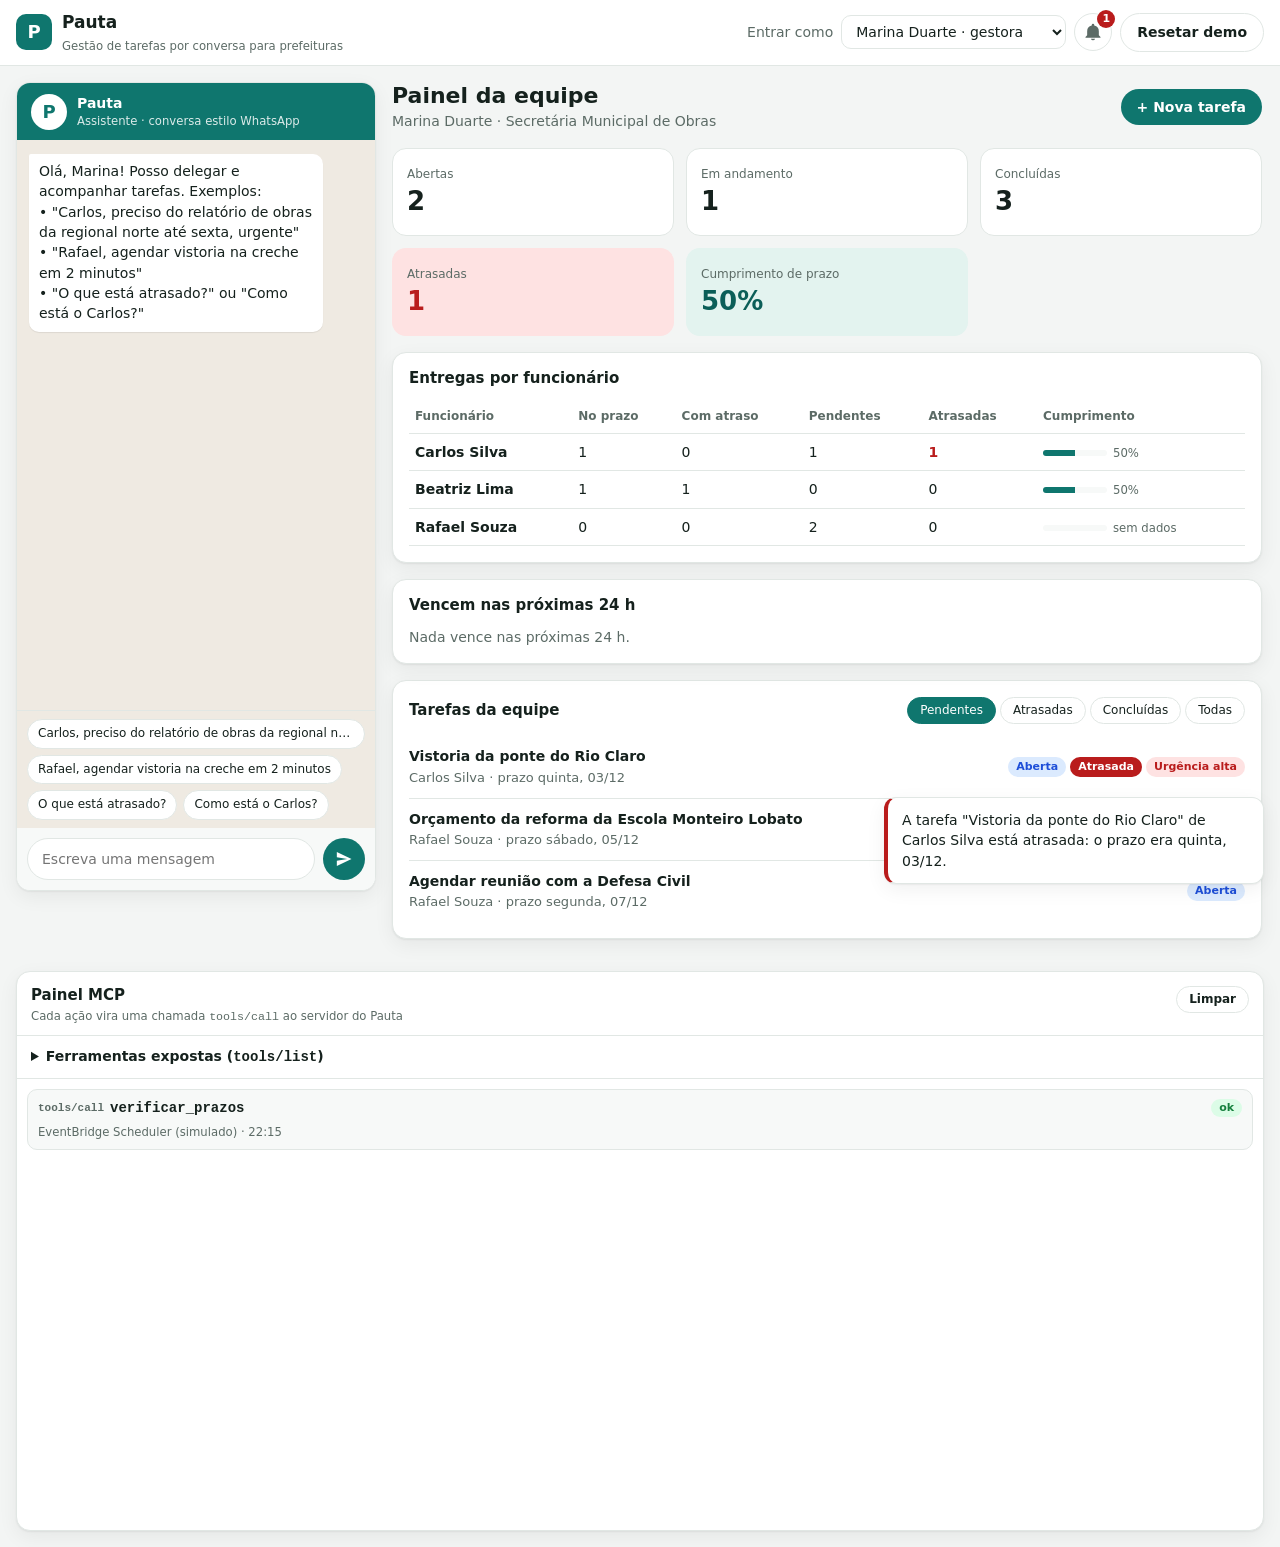
<file: site/index.html>
<!doctype html>
<html lang="pt-BR">
<head>
  <meta charset="utf-8">
  <meta name="viewport" content="width=device-width, initial-scale=1">
  <title>Pauta · demo</title>
  <meta name="description" content="Pauta: gestão de tarefas por conversa para prefeituras. Demo visual com painel MCP.">
  <link rel="icon" href="data:image/svg+xml,%3Csvg xmlns='http://www.w3.org/2000/svg' viewBox='0 0 32 32'%3E%3Crect width='32' height='32' rx='8' fill='%230f766e'/%3E%3Ctext x='16' y='22' font-family='Arial' font-weight='700' font-size='18' fill='white' text-anchor='middle'%3EP%3C/text%3E%3C/svg%3E">
  <link rel="stylesheet" href="style.css">
</head>
<body>
  <header class="topo">
    <div class="marca">
      <span class="logo" aria-hidden="true">P</span>
      <div>
        <strong>Pauta</strong>
        <small>Gestão de tarefas por conversa para prefeituras</small>
      </div>
    </div>
    <div class="acoes">
      <label class="seletor">
        <span>Entrar como</span>
        <select id="usuario"></select>
      </label>
      <div class="sino-envoltorio">
        <button id="sino" class="icone" type="button" aria-label="Notificações" aria-expanded="false">
          <svg viewBox="0 0 24 24" width="20" height="20" aria-hidden="true"><path fill="currentColor" d="M12 22a2.5 2.5 0 0 0 2.45-2h-4.9A2.5 2.5 0 0 0 12 22Zm7-6V11a7 7 0 0 0-5.5-6.84V3.5a1.5 1.5 0 0 0-3 0v.66A7 7 0 0 0 5 11v5l-2 2v1h18v-1Z"/></svg>
          <span id="contador" class="contador-sino" hidden></span>
        </button>
        <div id="lista-notificacoes" class="notificacoes" hidden></div>
      </div>
      <button id="resetar" class="secundario" type="button">Resetar demo</button>
    </div>
  </header>

  <main class="grade">
    <section class="coluna chat" aria-label="Chat com o Pauta">
      <header class="chat-topo">
        <span class="avatar" aria-hidden="true">P</span>
        <div>
          <strong>Pauta</strong>
          <small>Assistente · conversa estilo WhatsApp</small>
        </div>
      </header>
      <div id="mensagens" class="mensagens" aria-live="polite"></div>
      <div id="sugestoes" class="sugestoes"></div>
      <form id="form-chat" class="chat-entrada" autocomplete="off">
        <input id="texto" type="text" placeholder="Escreva uma mensagem" aria-label="Mensagem">
        <button type="submit" aria-label="Enviar">
          <svg viewBox="0 0 24 24" width="20" height="20" aria-hidden="true"><path fill="currentColor" d="M3.4 20.4 21 12 3.4 3.6 3.4 10l12.6 2-12.6 2z"/></svg>
        </button>
      </form>
    </section>

    <section class="coluna principal" aria-label="Tela do usuário">
      <form id="form-tarefa" class="cartao form-tarefa" hidden>
        <h2>Nova tarefa</h2>
        <label class="campo largo">Título
          <input name="titulo" required placeholder="Ex.: Relatório de obras da regional norte">
        </label>
        <label class="campo largo">Descrição
          <textarea name="descricao" rows="2" required placeholder="O que precisa ser feito"></textarea>
        </label>
        <label class="campo">Responsável
          <select name="responsavel" required></select>
        </label>
        <label class="campo">Prazo máximo
          <input name="prazo" type="datetime-local" required>
        </label>
        <label class="campo">Urgência (opcional)
          <select name="urgencia">
            <option value="">Sem etiqueta</option>
            <option value="baixa">Baixa</option>
            <option value="media">Média</option>
            <option value="alta">Alta</option>
          </select>
        </label>
        <div class="form-acoes">
          <button type="button" class="secundario" id="cancelar-form">Cancelar</button>
          <button type="submit" class="primario">Criar e avisar</button>
        </div>
      </form>
      <div id="visao"></div>
    </section>

    <section class="coluna mcp" aria-label="Painel MCP">
      <header class="mcp-topo">
        <div>
          <h2>Painel MCP</h2>
          <small>Cada ação vira uma chamada <code>tools/call</code> ao servidor do Pauta</small>
        </div>
        <button id="limpar-mcp" class="secundario pequeno" type="button">Limpar</button>
      </header>
      <details class="ferramentas">
        <summary>Ferramentas expostas (<code>tools/list</code>)</summary>
        <ul id="lista-ferramentas"></ul>
        <p class="nota">No produto, quem decide as chamadas é o modelo (Claude no Amazon Bedrock). Nesta demo, um intérprete local faz esse papel e chama as mesmas ferramentas.</p>
      </details>
      <ol id="log-mcp" class="log"></ol>
    </section>
  </main>

  <div id="avisos" class="avisos" aria-live="polite"></div>
  <script src="app.js"></script>
</body>
</html>
</file>
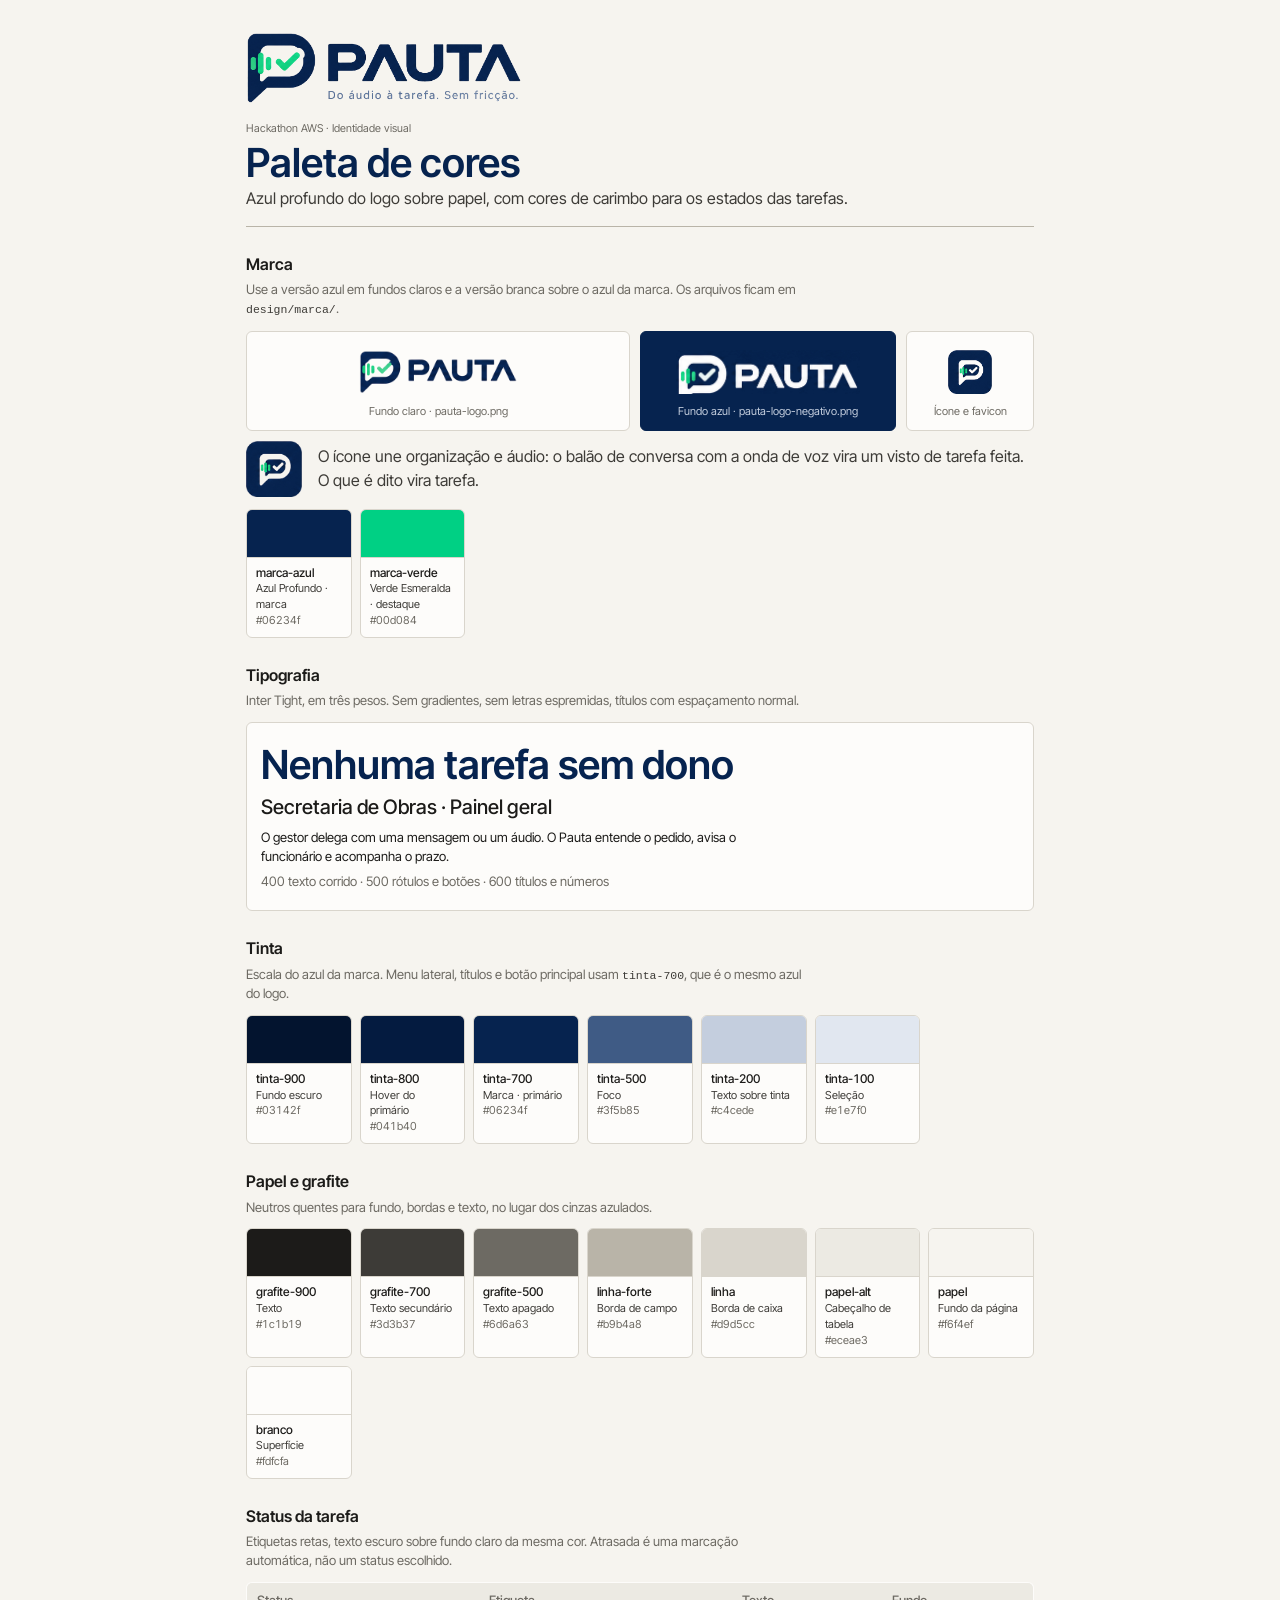
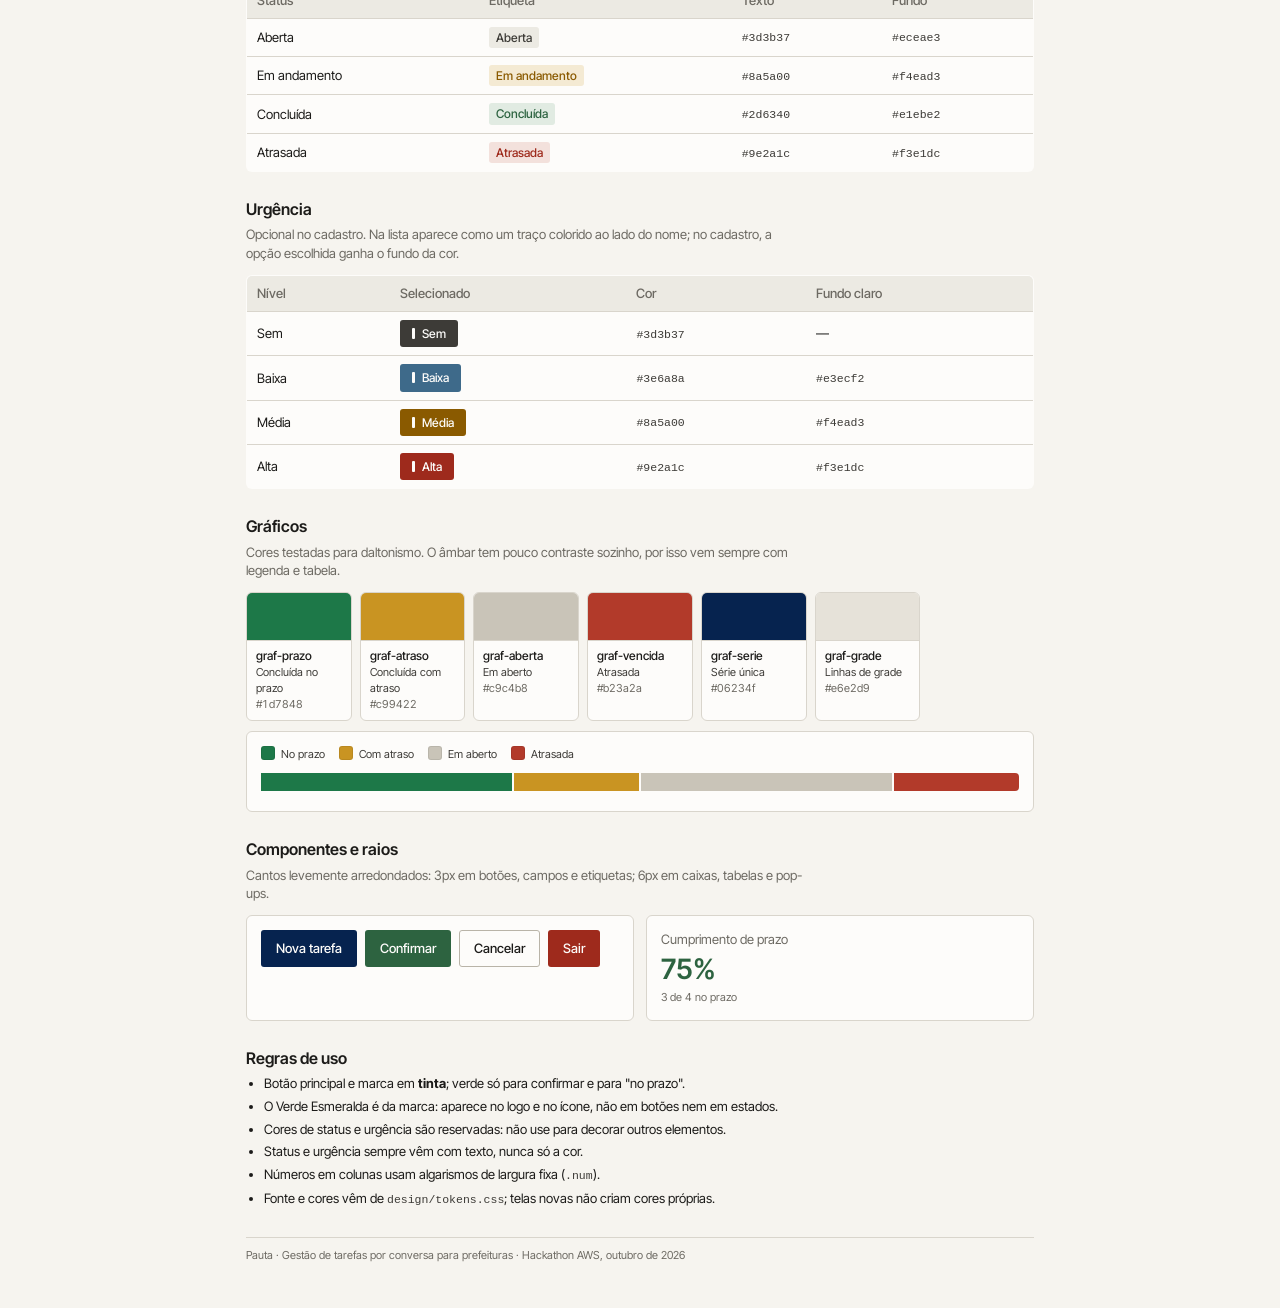
<file: design/paleta.html>
<!doctype html>
<html lang="pt-BR">
<head>
<meta charset="utf-8">
<meta name="viewport" content="width=device-width, initial-scale=1">
<title>Pauta · Paleta de cores</title>
<link rel="stylesheet" href="tokens.css">
<link rel="icon" href="marca/pauta-icone.png">
<style>
  @page { size: A4; margin: 16mm 14mm; }
  * { box-sizing: border-box; -webkit-print-color-adjust: exact; print-color-adjust: exact; }
  body { margin: 0; font-size: 13px; line-height: 1.45; background: var(--bg); }
  main { max-width: 820px; margin: 0 auto; padding: 32px 16px 48px; }
  @media print { html, body { background: var(--branco); } main { padding: 0; max-width: none; } }

  header { padding-bottom: 16px; border-bottom: 1px solid var(--linha-forte); }
  header .logo { height: 72px; width: auto; display: block; margin-bottom: 14px; }
  .marcas { display: grid; grid-template-columns: 3fr 2fr 1fr; gap: 10px; }
  .marcas figure { margin: 0; border: 1px solid var(--border); border-radius: var(--radius-md); background: var(--branco); padding: 18px 14px 10px; display: grid; gap: 10px; align-content: space-between; justify-items: center; }
  .marcas figure.escuro { background: var(--marca-azul); border-color: var(--marca-azul); }
  .marcas img { max-width: 100%; height: 44px; width: auto; }
  .marcas figcaption { color: var(--text-muted); font-size: 11px; }
  .marcas .escuro figcaption { color: var(--tinta-200); }
  .conceito { display: grid; grid-template-columns: auto 1fr; gap: 16px; align-items: center; margin-top: 10px; }
  .conceito img { height: 56px; }
  .conceito p { margin: 0; color: var(--grafite-700); font-size: var(--fs-md); }
  header small { color: var(--text-muted); }
  header h1 { margin: 4px 0 2px; font-size: var(--fs-2xl); font-weight: var(--fw-semibold); color: var(--primary); line-height: 1.1; }
  header p { margin: 0; color: var(--grafite-700); font-size: var(--fs-md); }

  section { margin-top: 26px; break-inside: avoid; }
  h2 { font-size: var(--fs-md); font-weight: var(--fw-semibold); margin: 0 0 4px; }
  .nota { margin: 0 0 12px; color: var(--text-muted); max-width: 70ch; }

  .row { display: grid; grid-template-columns: repeat(auto-fill, minmax(100px, 1fr)); gap: 8px; }
  .sw { border: 1px solid var(--border); border-radius: var(--radius-md); overflow: hidden; background: var(--surface); }
  .sw div { height: 48px; border-bottom: 1px solid var(--border); }
  .sw span { display: block; padding: 6px 9px 8px; color: var(--text-muted); font-size: 11px; font-variant-numeric: tabular-nums; }
  .sw b { display: block; color: var(--text); font-weight: var(--fw-medium); font-size: 12px; }
  .sw em { display: block; font-style: normal; color: var(--grafite-700); }

  table { width: 100%; border-collapse: collapse; background: var(--surface); border: 1px solid var(--border); border-radius: var(--radius-md); overflow: hidden; }
  th, td { text-align: left; padding: 8px 10px; border-bottom: 1px solid var(--border); vertical-align: middle; }
  th { font-weight: var(--fw-medium); color: var(--text-muted); background: var(--papel-alt); }
  tr:last-child td { border-bottom: 0; }
  code { font-family: ui-monospace, Consolas, monospace; font-size: 11.5px; color: var(--grafite-700); }
  .tag { display: inline-block; padding: 2px 7px; border-radius: var(--radius-sm); font-size: 12px; font-weight: var(--fw-medium); }
  .chip { display: inline-block; width: 14px; height: 14px; border-radius: 3px; vertical-align: -2px; margin-right: 6px; border: 1px solid rgb(0 0 0 / .08); }
  .opt { display: inline-flex; align-items: center; gap: 7px; padding: 5px 12px; border-radius: var(--radius-sm); color: var(--branco); font-weight: var(--fw-medium); font-size: 12px; }
  .opt::before { content: ""; width: 3px; height: 11px; border-radius: 1px; background: currentColor; }

  .tipo p { margin: 6px 0; }
  .demo { display: grid; grid-template-columns: 1fr 1fr; gap: 12px; }
  .caixa { background: var(--surface); border: 1px solid var(--border); border-radius: var(--radius-md); padding: 14px; }
  .btns { display: flex; gap: 8px; flex-wrap: wrap; }
  .btn { border: 1px solid transparent; border-radius: var(--radius-sm); padding: 8px 14px; font-weight: var(--fw-medium); }
  .barra { display: flex; gap: 2px; height: 18px; margin: 10px 0 6px; }
  .barra i:last-child { border-radius: 0 4px 4px 0; }
  .legenda { display: flex; flex-wrap: wrap; gap: 4px 14px; color: var(--grafite-700); font-size: 11px; }
  ul { margin: 0; padding-left: 18px; }
  li { margin: 4px 0; }
  footer { margin-top: 28px; padding-top: 10px; border-top: 1px solid var(--border); color: var(--text-muted); font-size: 11px; }
</style>
</head>
<body>
<main>
  <header>
    <img class="logo" src="marca/pauta-logo-slogan.png" alt="Pauta · Do áudio à tarefa. Sem fricção.">
    <small>Hackathon AWS · Identidade visual</small>
    <h1>Paleta de cores</h1>
    <p>Azul profundo do logo sobre papel, com cores de carimbo para os estados das tarefas.</p>
  </header>

  <section>
    <h2>Marca</h2>
    <p class="nota">Use a versão azul em fundos claros e a versão branca sobre o azul da marca. Os arquivos ficam em <code>design/marca/</code>.</p>
    <div class="marcas">
      <figure><img src="marca/pauta-logo.png" alt="Logo Pauta"><figcaption>Fundo claro · pauta-logo.png</figcaption></figure>
      <figure class="escuro"><img src="marca/pauta-logo-negativo.png" alt="Logo Pauta em branco"><figcaption>Fundo azul · pauta-logo-negativo.png</figcaption></figure>
      <figure><img src="marca/pauta-icone.png" alt="Ícone do app"><figcaption>Ícone e favicon</figcaption></figure>
    </div>
    <div class="conceito">
      <img src="marca/pauta-icone.png" alt="">
      <p>O ícone une organização e áudio: o balão de conversa com a onda de voz vira um visto de tarefa feita. O que é dito vira tarefa.</p>
    </div>
    <div class="row" style="margin-top:12px" data-grupo="marca-azul:Azul Profundo · marca,marca-verde:Verde Esmeralda · destaque"></div>
  </section>

  <section>
    <h2>Tipografia</h2>
    <p class="nota">Inter Tight, em três pesos. Sem gradientes, sem letras espremidas, títulos com espaçamento normal.</p>
    <div class="caixa tipo">
      <p style="font-size:var(--fs-2xl);font-weight:600;color:var(--primary);line-height:1.1">Nenhuma tarefa sem dono</p>
      <p style="font-size:var(--fs-lg);font-weight:500">Secretaria de Obras · Painel geral</p>
      <p style="max-width:62ch">O gestor delega com uma mensagem ou um áudio. O Pauta entende o pedido, avisa o funcionário e acompanha o prazo.</p>
      <p style="color:var(--text-muted)">400 texto corrido · 500 rótulos e botões · 600 títulos e números</p>
    </div>
  </section>

  <section>
    <h2>Tinta</h2>
    <p class="nota">Escala do azul da marca. Menu lateral, títulos e botão principal usam <code>tinta-700</code>, que é o mesmo azul do logo.</p>
    <div class="row" data-grupo="tinta-900:Fundo escuro,tinta-800:Hover do primário,tinta-700:Marca · primário,tinta-500:Foco,tinta-200:Texto sobre tinta,tinta-100:Seleção"></div>
  </section>

  <section>
    <h2>Papel e grafite</h2>
    <p class="nota">Neutros quentes para fundo, bordas e texto, no lugar dos cinzas azulados.</p>
    <div class="row" data-grupo="grafite-900:Texto,grafite-700:Texto secundário,grafite-500:Texto apagado,linha-forte:Borda de campo,linha:Borda de caixa,papel-alt:Cabeçalho de tabela,papel:Fundo da página,branco:Superfície"></div>
  </section>

  <section>
    <h2>Status da tarefa</h2>
    <p class="nota">Etiquetas retas, texto escuro sobre fundo claro da mesma cor. Atrasada é uma marcação automática, não um status escolhido.</p>
    <table>
      <tr><th>Status</th><th>Etiqueta</th><th>Texto</th><th>Fundo</th></tr>
      <tr><td>Aberta</td><td><span class="tag" style="color:var(--status-aberta);background:var(--status-aberta-bg)">Aberta</span></td><td><code data-hex="status-aberta"></code></td><td><code data-hex="status-aberta-bg"></code></td></tr>
      <tr><td>Em andamento</td><td><span class="tag" style="color:var(--status-andamento);background:var(--status-andamento-bg)">Em andamento</span></td><td><code data-hex="status-andamento"></code></td><td><code data-hex="status-andamento-bg"></code></td></tr>
      <tr><td>Concluída</td><td><span class="tag" style="color:var(--status-concluida);background:var(--status-concluida-bg)">Concluída</span></td><td><code data-hex="status-concluida"></code></td><td><code data-hex="status-concluida-bg"></code></td></tr>
      <tr><td>Atrasada</td><td><span class="tag" style="color:var(--status-atrasada);background:var(--status-atrasada-bg)">Atrasada</span></td><td><code data-hex="status-atrasada"></code></td><td><code data-hex="status-atrasada-bg"></code></td></tr>
    </table>
  </section>

  <section>
    <h2>Urgência</h2>
    <p class="nota">Opcional no cadastro. Na lista aparece como um traço colorido ao lado do nome; no cadastro, a opção escolhida ganha o fundo da cor.</p>
    <table>
      <tr><th>Nível</th><th>Selecionado</th><th>Cor</th><th>Fundo claro</th></tr>
      <tr><td>Sem</td><td><span class="opt" style="background:var(--grafite-700)">Sem</span></td><td><code data-hex="grafite-700"></code></td><td>—</td></tr>
      <tr><td>Baixa</td><td><span class="opt" style="background:var(--urgencia-baixa)">Baixa</span></td><td><code data-hex="urgencia-baixa"></code></td><td><code data-hex="urgencia-baixa-bg"></code></td></tr>
      <tr><td>Média</td><td><span class="opt" style="background:var(--urgencia-media)">Média</span></td><td><code data-hex="urgencia-media"></code></td><td><code data-hex="urgencia-media-bg"></code></td></tr>
      <tr><td>Alta</td><td><span class="opt" style="background:var(--urgencia-alta)">Alta</span></td><td><code data-hex="urgencia-alta"></code></td><td><code data-hex="urgencia-alta-bg"></code></td></tr>
    </table>
  </section>

  <section>
    <h2>Gráficos</h2>
    <p class="nota">Cores testadas para daltonismo. O âmbar tem pouco contraste sozinho, por isso vem sempre com legenda e tabela.</p>
    <div class="row" data-grupo="graf-prazo:Concluída no prazo,graf-atraso:Concluída com atraso,graf-aberta:Em aberto,graf-vencida:Atrasada,graf-serie:Série única,graf-grade:Linhas de grade"></div>
    <div class="caixa" style="margin-top:10px">
      <div class="legenda">
        <span><i class="chip" style="background:var(--graf-prazo)"></i>No prazo</span>
        <span><i class="chip" style="background:var(--graf-atraso)"></i>Com atraso</span>
        <span><i class="chip" style="background:var(--graf-aberta)"></i>Em aberto</span>
        <span><i class="chip" style="background:var(--graf-vencida)"></i>Atrasada</span>
      </div>
      <div class="barra"><i style="flex:2;background:var(--graf-prazo)"></i><i style="flex:1;background:var(--graf-atraso)"></i><i style="flex:2;background:var(--graf-aberta)"></i><i style="flex:1;background:var(--graf-vencida)"></i></div>
    </div>
  </section>

  <section>
    <h2>Componentes e raios</h2>
    <p class="nota">Cantos levemente arredondados: 3px em botões, campos e etiquetas; 6px em caixas, tabelas e pop-ups.</p>
    <div class="demo">
      <div class="caixa">
        <div class="btns">
          <span class="btn" style="background:var(--primary);color:var(--on-primary)">Nova tarefa</span>
          <span class="btn" style="background:var(--positivo);color:var(--on-primary)">Confirmar</span>
          <span class="btn" style="background:var(--surface);border-color:var(--linha-forte)">Cancelar</span>
          <span class="btn" style="background:var(--status-atrasada);color:var(--branco)">Sair</span>
        </div>
      </div>
      <div class="caixa">
        <div style="color:var(--text-muted)">Cumprimento de prazo</div>
        <div style="font-size:var(--fs-xl);font-weight:600;color:var(--positivo)">75%</div>
        <div style="color:var(--text-muted);font-size:11px">3 de 4 no prazo</div>
      </div>
    </div>
  </section>

  <section>
    <h2>Regras de uso</h2>
    <ul>
      <li>Botão principal e marca em <b>tinta</b>; verde só para confirmar e para "no prazo".</li>
      <li>O Verde Esmeralda é da marca: aparece no logo e no ícone, não em botões nem em estados.</li>
      <li>Cores de status e urgência são reservadas: não use para decorar outros elementos.</li>
      <li>Status e urgência sempre vêm com texto, nunca só a cor.</li>
      <li>Números em colunas usam algarismos de largura fixa (<code>.num</code>).</li>
      <li>Fonte e cores vêm de <code>design/tokens.css</code>; telas novas não criam cores próprias.</li>
    </ul>
  </section>

  <footer>Pauta · Gestão de tarefas por conversa para prefeituras · Hackathon AWS, outubro de 2026</footer>
</main>
<script>
  const css = getComputedStyle(document.documentElement);
  const hex = (n) => css.getPropertyValue(`--${n}`).trim();
  document.querySelectorAll("[data-grupo]").forEach(el => {
    el.innerHTML = el.dataset.grupo.split(",").map(par => {
      const [n, uso] = par.split(":");
      return `<div class="sw"><div style="background:var(--${n})"></div><span><b>${n}</b><em>${uso}</em>${hex(n)}</span></div>`;
    }).join("");
  });
  document.querySelectorAll("[data-hex]").forEach(el => el.textContent = hex(el.dataset.hex));
</script>
</body>
</html>
</file>
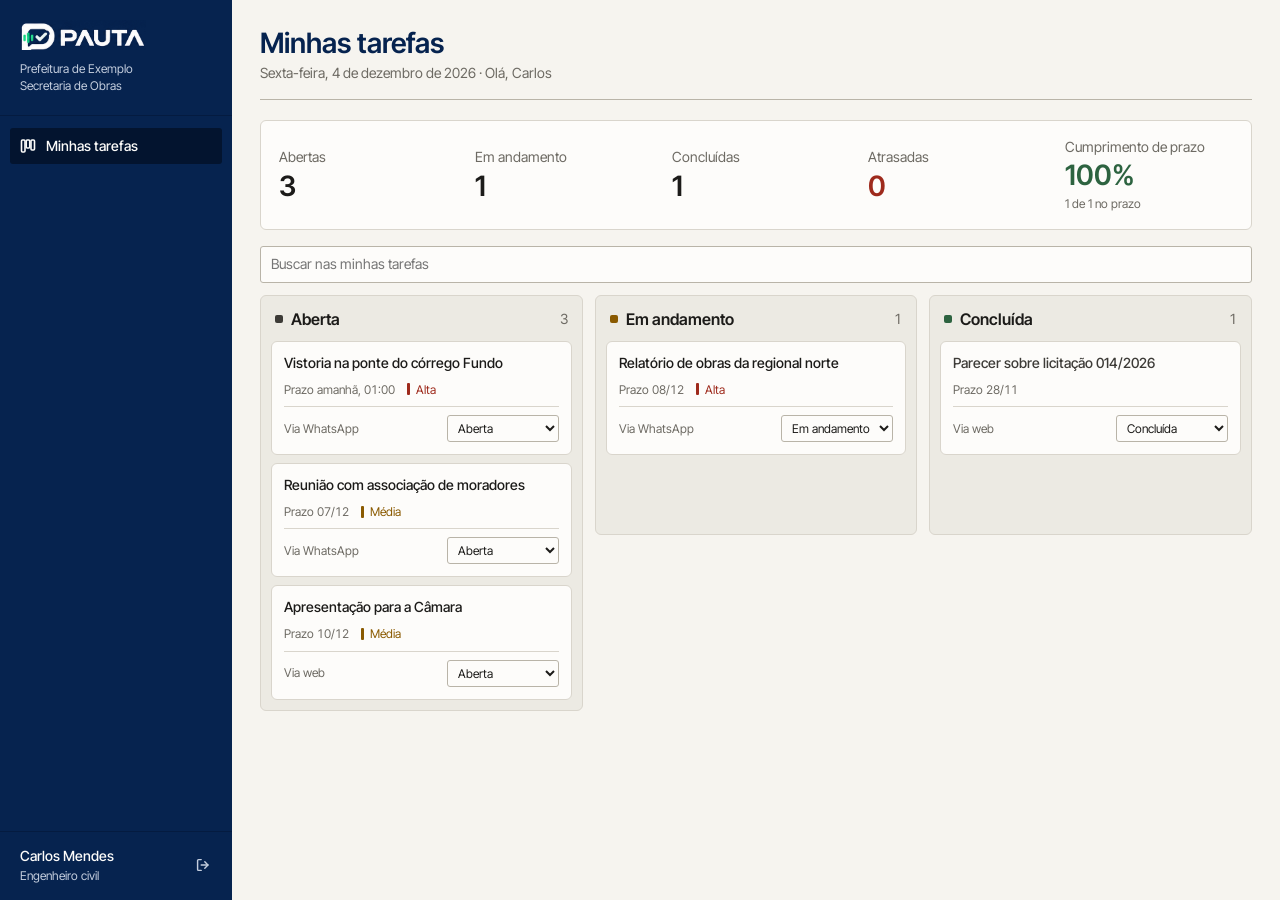
<file: prototipo/funcionario.html>
<!doctype html>
<html lang="pt-BR">
<head>
<meta charset="utf-8">
<meta name="viewport" content="width=device-width, initial-scale=1">
<title>Pauta · Minhas tarefas</title>
<link rel="stylesheet" href="../design/tokens.css">
<link rel="icon" href="../design/marca/pauta-icone.png">
<link rel="stylesheet" href="app.css">
<style>
  /* Quadro */
  .busca { margin: 16px 0 12px; }
  .quadro { display: grid; grid-template-columns: repeat(3, minmax(0, 1fr)); gap: 12px; align-items: start; }
  .coluna-q { background: var(--papel-alt); border: 1px solid var(--border); border-radius: var(--radius-md); padding: 10px; min-height: 240px; transition: background .1s; }
  .coluna-q.alvo { background: var(--tinta-100); border-color: var(--tinta-500); }
  .coluna-q header { display: flex; align-items: center; justify-content: space-between; padding: 2px 4px 10px; }
  .coluna-q header h2 { display: flex; align-items: center; gap: 8px; }
  .coluna-q header .n { color: var(--text-muted); font-variant-numeric: tabular-nums; }
  .coluna-q .ponto { width: 8px; height: 8px; border-radius: 2px; }
  .cartoes { display: grid; gap: 8px; }
  .cartao { background: var(--surface); border: 1px solid var(--border); border-radius: var(--radius-md); padding: 12px; cursor: pointer; display: grid; gap: 8px; }
  .cartao:hover { border-color: var(--linha-forte); }
  .cartao.arrastando { opacity: .45; }
  .cartao .t { font-weight: var(--fw-medium); line-height: 1.35; }
  .cartao .meta { display: flex; flex-wrap: wrap; align-items: center; gap: 6px 12px; color: var(--text-muted); font-size: var(--fs-xs); }
  .cartao .prazo { font-variant-numeric: tabular-nums; }
  .cartao .rodape { display: flex; align-items: center; justify-content: space-between; gap: 8px; padding-top: 8px; border-top: 1px solid var(--border); }
  .cartao select { border: 1px solid var(--linha-forte); border-radius: var(--radius-sm); background: var(--branco); padding: 4px 6px; font-size: var(--fs-xs); }
  .cartao.concluida .t { color: var(--grafite-700); }
  .coluna-q .vazio { padding: 24px 8px; font-size: var(--fs-xs); }

  /* Detalhes */
  dialog.detalhe { width: min(620px, calc(100% - 32px)); }
  .detalhe .d-head { align-items: flex-start; gap: 12px; }
  .detalhe .d-head h2 { font-size: var(--fs-lg); line-height: 1.3; }
  .detalhe .tags { display: flex; gap: 6px; margin-top: 8px; flex-wrap: wrap; }
  .detalhe .desc { margin: 0; line-height: 1.6; color: var(--text); white-space: pre-line; }
  .detalhe dl { display: grid; grid-template-columns: max-content 1fr; gap: 8px 20px; margin: 0; padding: 14px; background: var(--papel); border: 1px solid var(--border); border-radius: var(--radius-md); }
  .detalhe dt { color: var(--text-muted); }
  .detalhe dd { margin: 0; }
  .detalhe .rot { font-weight: var(--fw-medium); margin-bottom: 6px; }
  .mover-status { display: grid; grid-template-columns: repeat(3, 1fr); border: 1px solid var(--linha-forte); border-radius: var(--radius-sm); overflow: hidden; }
  .mover-status button { border: 0; border-right: 1px solid var(--linha-forte); background: var(--branco); padding: 8px 4px; cursor: pointer; font-weight: var(--fw-medium); }
  .mover-status button:last-child { border-right: 0; }
  .mover-status button:hover { background: var(--papel-alt); }
  .mover-status button[aria-pressed="true"] { background: var(--primary); color: var(--on-primary); }

  @media (max-width: 900px) {
    .quadro { grid-template-columns: 1fr; }
    .coluna-q { min-height: 0; }
  }
</style>
</head>
<body>

<div class="app" id="app">
  <aside class="menu">
    <a class="marca" href="#"><img src="../design/marca/pauta-logo-negativo.png" alt="Pauta"></a>
    <div class="orgao">Prefeitura de Exemplo<br>Secretaria de Obras</div>
    <nav aria-label="Navegação principal">
      <a href="#" aria-current="page">
        <svg viewBox="0 0 16 16"><rect x="1.5" y="2" width="3.5" height="12" rx="1"/><rect x="6.25" y="2" width="3.5" height="8" rx="1"/><rect x="11" y="2" width="3.5" height="10" rx="1"/></svg>
        Minhas tarefas</a>
    </nav>
    <div class="conta">
      <b id="conta-nome"></b>
      <span id="conta-papel"></span>
      <button class="sair" id="sair" aria-label="Sair" title="Sair">
        <svg viewBox="0 0 20 20"><path d="M8 4H5a1 1 0 0 0-1 1v10a1 1 0 0 0 1 1h3"/><path d="M12 6.5 15.5 10 12 13.5"/><path d="M15.5 10H8"/></svg>
      </button>
    </div>
  </aside>

  <main class="conteudo">
    <section class="vista">
      <div class="head">
        <div><h1>Minhas tarefas</h1><p class="hoje"></p></div>
      </div>

      <div class="kpis caixa" id="kpis"></div>

      <div class="busca">
        <input type="search" id="q" placeholder="Buscar nas minhas tarefas" aria-label="Buscar nas minhas tarefas">
        <button class="link" id="limpar-filtro" hidden>Limpar filtro</button>
      </div>

      <div class="quadro" id="quadro"></div>
    </section>
  </main>
</div>

<dialog class="detalhe" id="detalhe" aria-labelledby="det-titulo">
  <div class="d-head">
    <div>
      <h2 id="det-titulo"></h2>
      <div class="tags" id="det-tags"></div>
    </div>
    <button type="button" class="x" data-fechar aria-label="Fechar">×</button>
  </div>
  <div class="d-body">
    <div><div class="rot">Descrição</div><p class="desc" id="det-desc"></p></div>
    <dl id="det-dados"></dl>
    <div>
      <div class="rot" id="rot-mover">Mover para</div>
      <div class="mover-status" id="det-mover" role="group" aria-labelledby="rot-mover"></div>
    </div>
  </div>
  <div class="d-foot"><button type="button" class="btn btn-2" data-fechar>Fechar</button></div>
</dialog>

<dialog class="confirmar" id="confirmar-sair" aria-labelledby="sair-titulo">
  <form method="dialog">
    <div class="d-head"><h2 id="sair-titulo">Sair do Pauta?</h2></div>
    <div class="d-body"><p>Você vai voltar para a tela de login. As tarefas continuam salvas.</p></div>
    <div class="d-foot">
      <button class="btn btn-2" value="cancelar" autofocus>Cancelar</button>
      <button class="btn btn-perigo" value="sair">Sair</button>
    </div>
  </form>
</dialog>

<div class="aviso" id="aviso" role="status"></div>

<script src="pauta.js"></script>
<script>
  // Funcionário vem do login (?u=u1); sem parâmetro, usa o primeiro da equipe
  const pedido = new URLSearchParams(location.search).get("u");
  const eu = equipe.find(e => e.id === pedido) ?? equipe[0];
  const gestor = usuarios.find(u => u.papel === "gestor");

  const COLUNAS = [
    { s: "aberta", nome: "Aberta", cor: "var(--status-aberta)" },
    { s: "andamento", nome: "Em andamento", cor: "var(--status-andamento)" },
    { s: "concluida", nome: "Concluída", cor: "var(--status-concluida)" },
  ];
  const fmtCompleto = new Intl.DateTimeFormat("pt-BR", { weekday: "long", day: "2-digit", month: "long", hour: "2-digit", minute: "2-digit" });

  let filtro = "";
  let aberta = null; // tarefa no pop-up de detalhes

  const minhas = () => tarefas.filter(t => t.responsavelId === eu.id);

  function render() {
    document.getElementById("kpis").innerHTML = kpisHTML(minhas(), filtro, "Filtrar o quadro");
    document.getElementById("limpar-filtro").hidden = !filtro;
    const q = document.getElementById("q").value.trim().toLowerCase();
    const visiveis = (filtro ? filtrar(minhas(), filtro) : minhas())
      .filter(t => !q || t.titulo.toLowerCase().includes(q) || t.descricao.toLowerCase().includes(q));

    document.getElementById("quadro").innerHTML = COLUNAS.map(c => {
      const lista = visiveis.filter(t => t.status === c.s).sort((a, b) =>
        c.s === "concluida" ? new Date(b.concluidaEm) - new Date(a.concluidaEm) : new Date(a.prazo) - new Date(b.prazo));
      return `<section class="coluna-q" data-status="${c.s}" aria-label="${c.nome}">
        <header><h2><span class="ponto" style="background:${c.cor}"></span>${c.nome}</h2><span class="n">${lista.length}</span></header>
        <div class="cartoes">${lista.length ? lista.map(cartao).join("") : `<div class="vazio">${c.s === "concluida" ? "Arraste aqui o que terminar." : "Nenhuma tarefa."}</div>`}</div>
      </section>`;
    }).join("");

    if (aberta) preencherDetalhe(tarefas.find(t => t.id === aberta));
  }

  function cartao(t) {
    const opcoes = COLUNAS.map(c => `<option value="${c.s}" ${c.s === t.status ? "selected" : ""}>${c.nome}</option>`).join("");
    return `<article class="cartao ${t.status}" draggable="true" data-id="${t.id}" tabindex="0" aria-label="${esc(t.titulo)}">
      <div class="t">${esc(t.titulo)}</div>
      <div class="meta">
        <span class="prazo ${atrasada(t) ? "prazo-atraso" : ""}">Prazo ${prazoTexto(t)}</span>
        ${t.urgencia ? urgTag(t) : ""}
        ${atrasada(t) ? `<span class="tag st-atrasada">Atrasada</span>` : ""}
      </div>
      <div class="rodape">
        <span class="origem">${t.origem === "whatsapp" ? "Via WhatsApp" : "Via web"}</span>
        <select data-mover="${t.id}" aria-label="Mover tarefa">${opcoes}</select>
      </div>
    </article>`;
  }

  function mover(id, status) {
    const t = tarefas.find(x => x.id === id);
    if (!t || t.status === status) return;
    t.status = status;
    if (status === "concluida") t.concluidaEm = new Date().toISOString();
    else delete t.concluidaEm;
    salvarTarefas();
    render();
    const nome = COLUNAS.find(c => c.s === status).nome;
    avisar(`Movida para ${nome}. Aviso enviado a ${gestor.nome} na web e no WhatsApp.`);
  }

  /* Detalhes */
  const detalhe = document.getElementById("detalhe");
  function preencherDetalhe(t) {
    document.getElementById("det-titulo").textContent = t.titulo;
    document.getElementById("det-tags").innerHTML = statusTag(t) + (t.urgencia ? ` <span class="tag" style="color:var(--urgencia-${t.urgencia});background:var(--urgencia-${t.urgencia}-bg)">Urgência ${URG[t.urgencia].toLowerCase()}</span>` : "");
    document.getElementById("det-desc").textContent = t.descricao;
    const linhas = [
      ["Prazo", fmtCompleto.format(new Date(t.prazo)) + (atrasada(t) ? " · vencido" : "")],
      ["Urgência", t.urgencia ? URG[t.urgencia] : "Não informada"],
      ["Responsável", `${eu.nome} (você)`],
      ["Atribuída por", `${gestor.nome}, ${gestor.cargo.toLowerCase()}`],
      ["Origem", t.origem === "whatsapp" ? "Mensagem no WhatsApp" : "Cadastro na web"],
      ["Criada em", t.criadaEm ? fmtCompleto.format(new Date(t.criadaEm)) : "—"],
      ...(t.concluidaEm ? [["Concluída em", fmtCompleto.format(new Date(t.concluidaEm)) + (noPrazo(t) ? " · no prazo" : " · com atraso")]] : []),
    ];
    const dl = document.getElementById("det-dados");
    dl.replaceChildren(...linhas.flatMap(([k, v]) => {
      const dt = document.createElement("dt"); dt.textContent = k;
      const dd = document.createElement("dd"); dd.textContent = v;
      return [dt, dd];
    }));
    document.getElementById("det-mover").innerHTML = COLUNAS.map(c =>
      `<button type="button" data-s="${c.s}" aria-pressed="${c.s === t.status}">${c.nome}</button>`).join("");
  }
  function abrirDetalhe(id) {
    aberta = id;
    preencherDetalhe(tarefas.find(t => t.id === id));
    detalhe.showModal();
  }
  detalhe.addEventListener("close", () => { aberta = null; });
  detalhe.addEventListener("click", (ev) => {
    if (ev.target === detalhe || ev.target.closest("[data-fechar]")) return detalhe.close();
    const b = ev.target.closest("[data-s]");
    if (b) mover(aberta, b.dataset.s);
  });

  /* Quadro: clique, teclado, seletor e arrastar */
  const quadro = document.getElementById("quadro");
  quadro.addEventListener("click", (ev) => {
    if (ev.target.closest("select")) return;
    const c = ev.target.closest(".cartao"); if (c) abrirDetalhe(+c.dataset.id);
  });
  quadro.addEventListener("keydown", (ev) => {
    if (ev.target.matches(".cartao") && (ev.key === "Enter" || ev.key === " ")) { ev.preventDefault(); abrirDetalhe(+ev.target.dataset.id); }
  });
  quadro.addEventListener("change", (ev) => {
    if (ev.target.dataset.mover) mover(+ev.target.dataset.mover, ev.target.value);
  });
  quadro.addEventListener("dragstart", (ev) => {
    const c = ev.target.closest(".cartao"); if (!c) return;
    ev.dataTransfer.setData("text/plain", c.dataset.id);
    ev.dataTransfer.effectAllowed = "move";
    c.classList.add("arrastando");
  });
  quadro.addEventListener("dragend", (ev) => ev.target.closest(".cartao")?.classList.remove("arrastando"));
  quadro.addEventListener("dragover", (ev) => {
    const col = ev.target.closest(".coluna-q"); if (!col) return;
    ev.preventDefault();
    quadro.querySelectorAll(".alvo").forEach(x => x !== col && x.classList.remove("alvo"));
    col.classList.add("alvo");
  });
  quadro.addEventListener("dragleave", (ev) => {
    const col = ev.target.closest(".coluna-q");
    if (col && !col.contains(ev.relatedTarget)) col.classList.remove("alvo");
  });
  quadro.addEventListener("drop", (ev) => {
    const col = ev.target.closest(".coluna-q"); if (!col) return;
    ev.preventDefault();
    col.classList.remove("alvo");
    mover(+ev.dataTransfer.getData("text/plain"), col.dataset.status);
  });

  /* Indicadores e busca */
  document.getElementById("kpis").addEventListener("click", (ev) => {
    const b = ev.target.closest(".kpi"); if (!b) return;
    filtro = filtro === b.dataset.f ? "" : b.dataset.f;
    render();
  });
  document.getElementById("limpar-filtro").addEventListener("click", () => { filtro = ""; render(); });
  document.getElementById("q").addEventListener("input", render);
  aoMudarTarefas(render);

  let timer;
  function avisar(msg) {
    const a = document.getElementById("aviso");
    a.textContent = msg; a.classList.add("on");
    clearTimeout(timer); timer = setTimeout(() => a.classList.remove("on"), 3500);
  }

  /* Sair, com confirmação */
  const confirmarSair = document.getElementById("confirmar-sair");
  document.getElementById("sair").addEventListener("click", () => confirmarSair.showModal());
  confirmarSair.addEventListener("close", () => { if (confirmarSair.returnValue === "sair") location.href = "login.html"; });
  confirmarSair.addEventListener("click", (ev) => { if (ev.target === confirmarSair) confirmarSair.close("cancelar"); });

  document.getElementById("conta-nome").textContent = eu.nome;
  document.getElementById("conta-papel").textContent = eu.cargo;
  const hoje = fmtHoje.format(new Date());
  document.querySelector(".hoje").textContent = `${hoje.charAt(0).toUpperCase() + hoje.slice(1)} · Olá, ${eu.nome.split(" ")[0]}`;
  render();
</script>
</body>
</html>
</file>
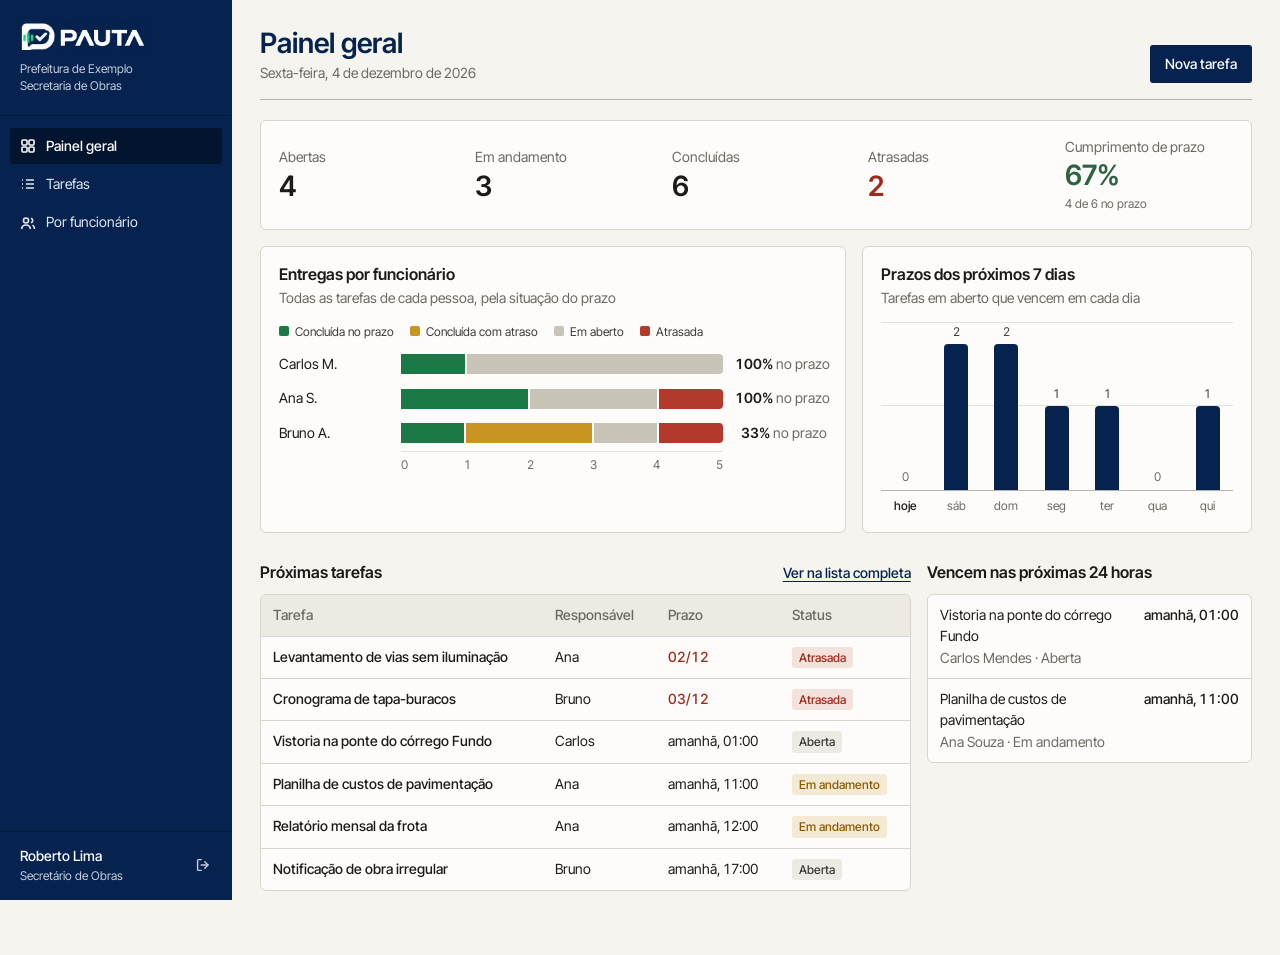
<file: prototipo/gestor.html>
<!doctype html>
<html lang="pt-BR">
<head>
<meta charset="utf-8">
<meta name="viewport" content="width=device-width, initial-scale=1">
<title>Pauta · Gestor</title>
<link rel="stylesheet" href="../design/tokens.css">
<link rel="icon" href="../design/marca/pauta-icone.png">
<link rel="stylesheet" href="app.css">
</head>
<body>

<div class="app" id="app">
  <aside class="menu">
    <a class="marca" href="#painel"><img src="../design/marca/pauta-logo-negativo.png" alt="Pauta"></a>
    <div class="orgao">Prefeitura de Exemplo<br>Secretaria de Obras</div>
    <nav aria-label="Navegação principal">
      <a href="#painel" data-vista="painel">
        <svg viewBox="0 0 16 16"><rect x="2" y="2" width="5" height="5" rx="1"/><rect x="9" y="2" width="5" height="5" rx="1"/><rect x="2" y="9" width="5" height="5" rx="1"/><rect x="9" y="9" width="5" height="5" rx="1"/></svg>
        Painel geral</a>
      <a href="#tarefas" data-vista="tarefas">
        <svg viewBox="0 0 16 16"><path d="M6 4h8M6 8h8M6 12h8"/><path d="M2 4h1M2 8h1M2 12h1"/></svg>
        Tarefas</a>
      <a href="#funcionarios" data-vista="funcionarios">
        <svg viewBox="0 0 16 16"><circle cx="6" cy="5.5" r="2.5"/><path d="M1.5 14c.5-2.8 2.2-4 4.5-4s4 1.2 4.5 4"/><path d="M11 3.2a2.4 2.4 0 0 1 0 4.6M12.5 10.3c1.2.5 1.9 1.7 2 3.7"/></svg>
        Por funcionário</a>
    </nav>
    <div class="conta">
      <b id="conta-nome"></b>
      <span id="conta-papel"></span>
      <button class="sair" id="sair" aria-label="Sair" title="Sair">
        <svg viewBox="0 0 20 20"><path d="M8 4H5a1 1 0 0 0-1 1v10a1 1 0 0 0 1 1h3"/><path d="M12 6.5 15.5 10 12 13.5"/><path d="M15.5 10H8"/></svg>
      </button>
    </div>
  </aside>

  <main class="conteudo">
    <!-- Painel geral -->
    <section class="vista" id="vista-painel">
      <div class="head">
        <div><h1>Painel geral</h1><p class="hoje"></p></div>
        <button class="btn btn-1" data-nova>Nova tarefa</button>
      </div>

      <div class="kpis caixa" id="kpis"></div>

      <div class="graficos">
        <section class="grafico caixa" aria-labelledby="g1-t">
          <h2 id="g1-t">Entregas por funcionário</h2>
          <p class="sub">Todas as tarefas de cada pessoa, pela situação do prazo</p>
          <div class="legenda">
            <span><i style="background:var(--graf-prazo)"></i>Concluída no prazo</span>
            <span><i style="background:var(--graf-atraso)"></i>Concluída com atraso</span>
            <span><i style="background:var(--graf-aberta)"></i>Em aberto</span>
            <span><i style="background:var(--graf-vencida)"></i>Atrasada</span>
          </div>
          <div class="barras" id="g-entregas"></div>
          <div class="eixo-x" id="g-entregas-eixo"></div>
        </section>

        <section class="grafico caixa" aria-labelledby="g2-t">
          <h2 id="g2-t">Prazos dos próximos 7 dias</h2>
          <p class="sub">Tarefas em aberto que vencem em cada dia</p>
          <div class="colunas" id="g-prazos"></div>
          <div class="dias" id="g-prazos-dias"></div>
        </section>
      </div>

      <div class="duas bloco">
        <section>
          <div class="sec-head"><h2 id="titulo-proximas">Próximas tarefas</h2>
            <span class="acoes"><button class="link" id="limpar-filtro" hidden>Limpar filtro</button><button class="link" data-ir="tarefas">Ver na lista completa</button></span></div>
          <div class="rolagem caixa"><table>
            <thead><tr><th>Tarefa</th><th>Responsável</th><th>Prazo</th><th>Status</th></tr></thead>
            <tbody id="proximas"></tbody>
          </table></div>
        </section>
        <section>
          <div class="sec-head"><h2>Vencem nas próximas 24 horas</h2></div>
          <ul class="lista caixa" id="vencem"></ul>
        </section>
      </div>
    </section>

    <!-- Tarefas -->
    <section class="vista" id="vista-tarefas" hidden>
      <div class="head">
        <div><h1>Tarefas</h1><p id="contagem"></p></div>
        <button class="btn btn-1" data-nova>Nova tarefa</button>
      </div>
      <div class="kpis caixa" id="kpis-tarefas"></div>
      <div class="busca">
        <input type="search" id="q" placeholder="Buscar por título" aria-label="Buscar por título">
        <select id="f-status" aria-label="Filtrar por status">
          <option value="todas">Todos os status</option>
          <option value="aberta">Abertas</option>
          <option value="andamento">Em andamento</option>
          <option value="concluida">Concluídas</option>
          <option value="atrasada">Atrasadas</option>
          <option value="noprazo">Concluídas no prazo</option>
        </select>
        <select id="f-resp" aria-label="Filtrar por responsável"><option value="">Todos os responsáveis</option></select>
      </div>
      <div class="rolagem caixa"><table>
        <thead><tr><th>Tarefa</th><th>Responsável</th><th>Prazo</th><th class="col-urg">Urgência</th><th>Status</th><th class="col-origem">Origem</th></tr></thead>
        <tbody id="tarefas"></tbody>
      </table></div>
    </section>

    <!-- Por funcionário -->
    <section class="vista" id="vista-funcionarios" hidden>
      <div class="head">
        <div><h1>Por funcionário</h1><p>Selecione uma pessoa para ver as tarefas dela.</p></div>
        <button class="btn btn-1" data-nova>Nova tarefa</button>
      </div>
      <div class="rolagem caixa" style="margin-top:20px"><table class="equipe-tab">
        <thead><tr><th>Nome</th><th class="n">No prazo</th><th class="n">Com atraso</th><th class="n">Em aberto</th><th class="n">Atrasadas</th><th class="n">Cumprimento</th></tr></thead>
        <tbody id="equipe"></tbody>
      </table></div>

      <div class="bloco">
        <div class="sec-head"><h2 id="func-nome"></h2><span id="func-contagem"></span></div>
        <div class="resumo caixa" id="func-resumo"></div>
        <div class="rolagem caixa"><table>
          <thead><tr><th>Tarefa</th><th>Prazo</th><th class="col-urg">Urgência</th><th>Status</th><th class="col-origem">Origem</th></tr></thead>
          <tbody id="func-tarefas"></tbody>
        </table></div>
      </div>
    </section>
  </main>
</div>

<dialog id="painel" aria-labelledby="painel-titulo">
  <form id="form" novalidate>
    <div class="d-head">
      <h2 id="painel-titulo">Nova tarefa</h2>
      <button type="button" class="x" data-fechar aria-label="Fechar">×</button>
    </div>
    <div class="d-body">
      <label data-campo="titulo">Título
        <input class="campo" name="titulo" maxlength="120" autocomplete="off">
        <span class="erro">Informe o título.</span>
      </label>
      <label data-campo="descricao">Descrição
        <textarea class="campo" name="descricao"></textarea>
        <span class="erro">Descreva o que precisa ser entregue.</span>
      </label>
      <div class="dupla">
        <label data-campo="responsavel">Responsável
          <select class="campo" name="responsavel"><option value="">Selecione</option></select>
          <span class="erro">Escolha o responsável.</span>
        </label>
        <label data-campo="prazo">Prazo máximo
          <input class="campo" type="datetime-local" name="prazo">
          <span class="erro">Informe um prazo futuro.</span>
        </label>
      </div>
      <fieldset>
        <legend>Urgência <small>(opcional)</small></legend>
        <div class="opcoes">
          <label><input type="radio" name="urgencia" value="" checked><span>Sem</span></label>
          <label class="o-baixa"><input type="radio" name="urgencia" value="baixa"><span>Baixa</span></label>
          <label class="o-media"><input type="radio" name="urgencia" value="media"><span>Média</span></label>
          <label class="o-alta"><input type="radio" name="urgencia" value="alta"><span>Alta</span></label>
        </div>
      </fieldset>
    </div>
    <div class="d-foot">
      <button type="button" class="btn btn-2" data-fechar>Cancelar</button>
      <button type="submit" class="btn btn-1">Criar tarefa</button>
    </div>
  </form>
</dialog>

<dialog class="confirmar" id="confirmar-sair" aria-labelledby="sair-titulo">
  <form method="dialog">
    <div class="d-head"><h2 id="sair-titulo">Sair do Pauta?</h2></div>
    <div class="d-body"><p>Você vai voltar para a tela de login. As tarefas continuam salvas.</p></div>
    <div class="d-foot">
      <button class="btn btn-2" value="cancelar" autofocus>Cancelar</button>
      <button class="btn btn-perigo" value="sair">Sair</button>
    </div>
  </form>
</dialog>

<div class="dica" id="dica" role="tooltip"></div>
<div class="aviso" id="aviso" role="status"></div>

<script src="pauta.js"></script>
<script>
  let usuarioAtual = usuarios[0];
  let funcSelecionado = equipe[0].id;

  /* Painel geral */
  function renderKpis() {
    document.getElementById("kpis").innerHTML = kpisHTML(tarefas, painelFiltro, "Filtrar as tarefas abaixo");
    const st = document.getElementById("f-status").value;
    document.getElementById("kpis-tarefas").innerHTML = kpisHTML(tarefas, st === "todas" ? "" : st, "Filtrar a lista");
  }

  function renderEntregas() {
    const dados = equipe.map(e => ({ e, r: resumoDe(tarefas.filter(t => t.responsavelId === e.id)) }));
    const max = Math.max(...dados.map(d => d.r.total), 1);
    const passo = max <= 6 ? 1 : max <= 12 ? 2 : 5;
    const topo = Math.ceil(max / passo) * passo;
    const segs = [
      ["noPrazo", "var(--graf-prazo)", "Concluídas no prazo"],
      ["comAtraso", "var(--graf-atraso)", "Concluídas com atraso"],
      ["emAberto", "var(--graf-aberta)", "Em aberto"],
      ["atrasadas", "var(--graf-vencida)", "Atrasadas"],
    ];
    document.getElementById("g-entregas").innerHTML = dados.map(({ e, r }) => `
      <div class="barra-linha">
        <span class="nome" title="${esc(e.nome)}">${esc(nomeCurto(e.nome))}</span>
        <div class="trilho" style="width:${r.total / topo * 100}%">
          ${segs.filter(([k]) => r[k]).map(([k, cor, rot]) => `<span class="seg" tabindex="0" style="flex:${r[k]};background:${cor}"
            data-dica-v="${plural(r[k], "tarefa", "tarefas")}" data-dica-r="${esc(e.nome.split(" ")[0])} · ${rot}" aria-label="${esc(e.nome)}: ${r[k]} ${rot.toLowerCase()}"></span>`).join("")}
        </div>
        <span class="taxa">${r.taxa === null ? "—" : `<b>${r.taxa}%</b>`}<span> no prazo</span></span>
      </div>`).join("");
    const ticks = Array.from({ length: topo / passo + 1 }, (_, i) => `<span>${i * passo}</span>`).join("");
    document.getElementById("g-entregas-eixo").innerHTML = `<span></span><div>${ticks}</div><span></span>`;
  }

  function renderPrazos() {
    const hoje = new Date(); hoje.setHours(0, 0, 0, 0);
    const dias = Array.from({ length: 7 }, (_, i) => { const d = new Date(hoje); d.setDate(d.getDate() + i); return d; });
    const abertas = tarefas.filter(t => t.status !== "concluida" && !atrasada(t));
    const dados = dias.map(d => ({ d, lista: abertas.filter(t => new Date(t.prazo).toDateString() === d.toDateString()) }));
    const topo = Math.max(2, ...dados.map(x => x.lista.length));
    const grades = Array.from({ length: topo }, (_, i) => `<div class="grade" style="bottom:${(i + 1) / topo * 100}%"></div>`).join("");
    document.getElementById("g-prazos").innerHTML = grades + dados.map(({ d, lista }, i) => {
      const n = lista.length;
      const titulos = lista.map(t => esc(t.titulo)).join(" · ");
      return `<div class="col ${n ? "" : "zero"}" tabindex="0"
        data-dica-v="${plural(n, "tarefa", "tarefas")}" data-dica-r="${i === 0 ? "Hoje" : esc(fmtDiaLongo.format(d))}${titulos ? " · " + titulos : ""}"
        aria-label="${esc(fmtDiaLongo.format(d))}: ${plural(n, "tarefa", "tarefas")}">
        <span class="valor">${n}</span>
        ${n ? `<span class="coluna" style="height:${n / topo * 100}%"></span>` : ""}
      </div>`;
    }).join("");
    document.getElementById("g-prazos-dias").innerHTML = dados.map(({ d }, i) =>
      `<span>${i === 0 ? "hoje" : fmtSemana.format(d).replace(".", "")}</span>`).join("");
  }

  // Filtro dos indicadores: aplica na tabela do próprio painel
  let painelFiltro = "";
  const TITULOS = { aberta: "Tarefas abertas", andamento: "Tarefas em andamento", concluida: "Tarefas concluídas", atrasada: "Tarefas atrasadas", noprazo: "Concluídas no prazo" };

  function renderProximas() {
    const lista = painelFiltro
      ? filtrar(tarefas, painelFiltro).sort(porPrazo)
      : tarefas.filter(t => t.status !== "concluida").sort(porPrazo).slice(0, 6);
    document.getElementById("titulo-proximas").textContent = painelFiltro ? `${TITULOS[painelFiltro]} (${lista.length})` : "Próximas tarefas";
    document.getElementById("limpar-filtro").hidden = !painelFiltro;
    document.getElementById("proximas").innerHTML = lista.length ? lista.map(t => `
      <tr><td><div class="t">${esc(t.titulo)}</div></td><td>${primeiroNome(t.responsavelId)}</td>
      <td class="num ${atrasada(t) ? "prazo-atraso" : ""}">${prazoTexto(t)}</td><td>${statusTag(t)}</td></tr>`).join("")
      : `<tr><td colspan="4" class="vazio">Nenhuma tarefa neste filtro.</td></tr>`;
  }

  function renderVencem() {
    const lista = tarefas
      .filter(t => t.status !== "concluida")
      .filter(t => { const dif = new Date(t.prazo) - Date.now(); return dif > 0 && dif <= D; })
      .sort(porPrazo);
    document.getElementById("vencem").innerHTML = lista.length ? lista.map(t => `
      <li><span>${esc(t.titulo)}</span><span class="quando">${prazoTexto(t)}</span>
      <span class="resp">${nomeDe(t.responsavelId)} · ${STATUS[t.status]}</span></li>`).join("")
      : `<li class="vazio" style="display:block">Nada vence nas próximas 24 horas.</li>`;
  }

  /* Tarefas */
  function linhaTarefa(t, comResp = true) {
    return `<tr>
      <td><div class="t">${esc(t.titulo)}</div><div class="d">${esc(t.descricao)}</div></td>
      ${comResp ? `<td>${primeiroNome(t.responsavelId)}</td>` : ""}
      <td class="num ${atrasada(t) ? "prazo-atraso" : ""}">${prazoTexto(t)}</td>
      <td class="col-urg">${urgTag(t)}</td>
      <td>${statusTag(t)}</td>
      <td class="col-origem origem">${t.origem === "whatsapp" ? "WhatsApp" : "Web"}</td>
    </tr>`;
  }

  function renderTarefas() {
    const q = document.getElementById("q").value.trim().toLowerCase();
    const resp = document.getElementById("f-resp").value;
    const lista = filtrar(tarefas, document.getElementById("f-status").value)
      .filter(t => !q || t.titulo.toLowerCase().includes(q))
      .filter(t => !resp || t.responsavelId === resp)
      .sort(porPrazo);
    document.getElementById("contagem").textContent = plural(lista.length, "tarefa", "tarefas");
    document.getElementById("tarefas").innerHTML = lista.length ? lista.map(t => linhaTarefa(t)).join("")
      : `<tr><td colspan="6" class="vazio">Nenhuma tarefa encontrada.</td></tr>`;
  }

  /* Por funcionário */
  function renderEquipe() {
    document.getElementById("equipe").innerHTML = equipe.map(e => {
      const r = resumoDe(tarefas.filter(t => t.responsavelId === e.id));
      return `<tr data-id="${e.id}" tabindex="0" aria-selected="${e.id === funcSelecionado}">
        <td>${esc(e.nome)}<div class="origem">${esc(e.cargo)}</div></td>
        <td class="n">${r.noPrazo}</td><td class="n">${r.comAtraso}</td><td class="n">${r.emAberto}</td>
        <td class="n">${r.atrasadas}</td><td class="n">${r.taxa === null ? "—" : r.taxa + "%"}</td>
      </tr>`;
    }).join("");

    const e = equipe.find(x => x.id === funcSelecionado);
    const minhas = tarefas.filter(t => t.responsavelId === e.id).sort(porPrazo);
    const r = resumoDe(minhas);
    document.getElementById("func-nome").textContent = e.nome;
    document.getElementById("func-contagem").textContent = plural(minhas.length, "tarefa", "tarefas");
    document.getElementById("func-resumo").innerHTML = [
      ["Em aberto", r.emAberto], ["Atrasadas", r.atrasadas], ["No prazo", r.noPrazo], ["Com atraso", r.comAtraso],
      ["Cumprimento", r.taxa === null ? "—" : r.taxa + "%"],
    ].map(([k, v]) => `<div><span class="k">${k}</span><span class="v">${v}</span></div>`).join("");
    document.getElementById("func-tarefas").innerHTML = minhas.length ? minhas.map(t => linhaTarefa(t, false)).join("")
      : `<tr><td colspan="5" class="vazio">Sem tarefas.</td></tr>`;
  }

  function render() {
    renderKpis(); renderEntregas(); renderPrazos(); renderProximas(); renderVencem();
    renderTarefas(); renderEquipe();
  }

  /* Navegação */
  function mostrar(vista) {
    if (!["painel", "tarefas", "funcionarios"].includes(vista)) vista = "painel";
    document.querySelectorAll(".vista").forEach(v => v.hidden = v.id !== `vista-${vista}`);
    document.querySelectorAll(".menu nav a").forEach(a => a.dataset.vista === vista ? a.setAttribute("aria-current", "page") : a.removeAttribute("aria-current"));
    window.scrollTo(0, 0);
  }
  window.addEventListener("hashchange", () => mostrar(location.hash.slice(1)));

  document.getElementById("kpis").addEventListener("click", (ev) => {
    const b = ev.target.closest(".kpi"); if (!b) return;
    painelFiltro = painelFiltro === b.dataset.f ? "" : b.dataset.f;
    renderKpis(); renderProximas();
  });
  document.getElementById("limpar-filtro").addEventListener("click", () => {
    painelFiltro = ""; renderKpis(); renderProximas();
  });
  document.querySelectorAll("[data-ir]").forEach(b => b.addEventListener("click", () => {
    document.getElementById("f-status").value = painelFiltro || "todas"; renderKpis(); renderTarefas();
    location.hash = b.dataset.ir;
  }));
  document.getElementById("kpis-tarefas").addEventListener("click", (ev) => {
    const b = ev.target.closest(".kpi"); if (!b) return;
    const sel = document.getElementById("f-status");
    sel.value = sel.value === b.dataset.f ? "todas" : b.dataset.f;
    renderKpis(); renderTarefas();
  });
  ["q", "f-resp"].forEach(id => document.getElementById(id).addEventListener(id === "q" ? "input" : "change", renderTarefas));
  document.getElementById("f-status").addEventListener("change", () => { renderKpis(); renderTarefas(); });
  aoMudarTarefas(render);

  const tabEquipe = document.getElementById("equipe");
  const escolher = (ev) => { const tr = ev.target.closest("tr[data-id]"); if (!tr) return; funcSelecionado = tr.dataset.id; renderEquipe(); tabEquipe.querySelector(`[data-id="${funcSelecionado}"]`).focus(); };
  tabEquipe.addEventListener("click", escolher);
  tabEquipe.addEventListener("keydown", (ev) => { if (ev.key === "Enter" || ev.key === " ") { ev.preventDefault(); escolher(ev); } });

  /* Dica dos gráficos (mouse e teclado) */
  const dica = document.getElementById("dica");
  function abrirDica(el, x, y) {
    dica.replaceChildren();
    const v = document.createElement("strong"); v.textContent = el.dataset.dicaV;
    const r = document.createElement("span"); r.textContent = el.dataset.dicaR;
    dica.append(v, r);
    dica.classList.add("on");
    const w = dica.offsetWidth, h = dica.offsetHeight;
    dica.style.left = Math.min(x + 12, innerWidth - w - 8) + "px";
    dica.style.top = Math.max(y - h - 12, 8) + "px";
  }
  document.addEventListener("pointermove", (ev) => {
    const el = ev.target.closest("[data-dica-v]");
    if (el) abrirDica(el, ev.clientX, ev.clientY); else dica.classList.remove("on");
  });
  document.addEventListener("focusin", (ev) => {
    const el = ev.target.closest("[data-dica-v]");
    if (!el) return dica.classList.remove("on");
    const b = el.getBoundingClientRect(); abrirDica(el, b.left + b.width / 2, b.top);
  });
  document.addEventListener("focusout", () => dica.classList.remove("on"));

  /* Cadastro */
  const painel = document.getElementById("painel");
  const form = document.getElementById("form");
  const opcoesEquipe = equipe.map(e => `<option value="${e.id}">${esc(e.nome)}</option>`).join("");
  form.responsavel.insertAdjacentHTML("beforeend", opcoesEquipe);
  document.getElementById("f-resp").insertAdjacentHTML("beforeend", opcoesEquipe);

  function localISO(d) { const z = new Date(d - d.getTimezoneOffset() * 6e4); return z.toISOString().slice(0, 16); }

  document.querySelectorAll("[data-nova]").forEach(b => b.addEventListener("click", () => {
    form.reset();
    form.querySelectorAll(".invalido").forEach(el => el.classList.remove("invalido"));
    const amanha = new Date(Date.now() + D); amanha.setHours(18, 0, 0, 0);
    form.prazo.value = localISO(amanha);
    form.prazo.min = localISO(new Date());
    if (!document.getElementById("vista-funcionarios").hidden) form.responsavel.value = funcSelecionado;
    painel.showModal();
    form.titulo.focus();
  }));
  painel.addEventListener("click", (ev) => {
    if (ev.target === painel || ev.target.closest("[data-fechar]")) painel.close();
  });

  form.addEventListener("submit", (ev) => {
    ev.preventDefault();
    const dados = Object.fromEntries(new FormData(form));
    const regras = {
      titulo: dados.titulo.trim(),
      descricao: dados.descricao.trim(),
      responsavel: dados.responsavel,
      prazo: dados.prazo && new Date(dados.prazo) > Date.now(),
    };
    let primeiro = null;
    for (const [campo, ok] of Object.entries(regras)) {
      const el = form.querySelector(`[data-campo="${campo}"]`);
      el.classList.toggle("invalido", !ok);
      if (!ok && !primeiro) primeiro = form[campo];
    }
    if (primeiro) { primeiro.focus(); return; }

    tarefas.push({
      id: Math.max(...tarefas.map(t => t.id)) + 1,
      titulo: regras.titulo, descricao: regras.descricao, responsavelId: dados.responsavel,
      prazo: new Date(dados.prazo).toISOString(), urgencia: dados.urgencia, status: "aberta", origem: "web",
      criadaEm: new Date().toISOString(),
    });
    salvarTarefas();
    painel.close();
    render();
    avisar(`Tarefa criada para ${nomeDe(dados.responsavel)}. Aviso enviado na web e no WhatsApp.`);
  });
  form.addEventListener("input", (ev) => ev.target.closest(".invalido")?.classList.remove("invalido"));

  let timer;
  function avisar(msg) {
    const a = document.getElementById("aviso");
    a.textContent = msg; a.classList.add("on");
    clearTimeout(timer); timer = setTimeout(() => a.classList.remove("on"), 3500);
  }

  /* Sair, com confirmação */
  const confirmarSair = document.getElementById("confirmar-sair");
  document.getElementById("sair").addEventListener("click", () => confirmarSair.showModal());
  confirmarSair.addEventListener("close", () => {
    if (confirmarSair.returnValue === "sair") location.href = "login.html";
  });
  confirmarSair.addEventListener("click", (ev) => { if (ev.target === confirmarSair) confirmarSair.close("cancelar"); });

  document.getElementById("conta-nome").textContent = usuarioAtual.nome;
  document.getElementById("conta-papel").textContent = usuarioAtual.cargo;
  const hoje = fmtHoje.format(new Date());
  document.querySelectorAll(".hoje").forEach(p => p.textContent = hoje.charAt(0).toUpperCase() + hoje.slice(1));
  render();
  mostrar(location.hash.slice(1));
</script>
</body>
</html>
</file>
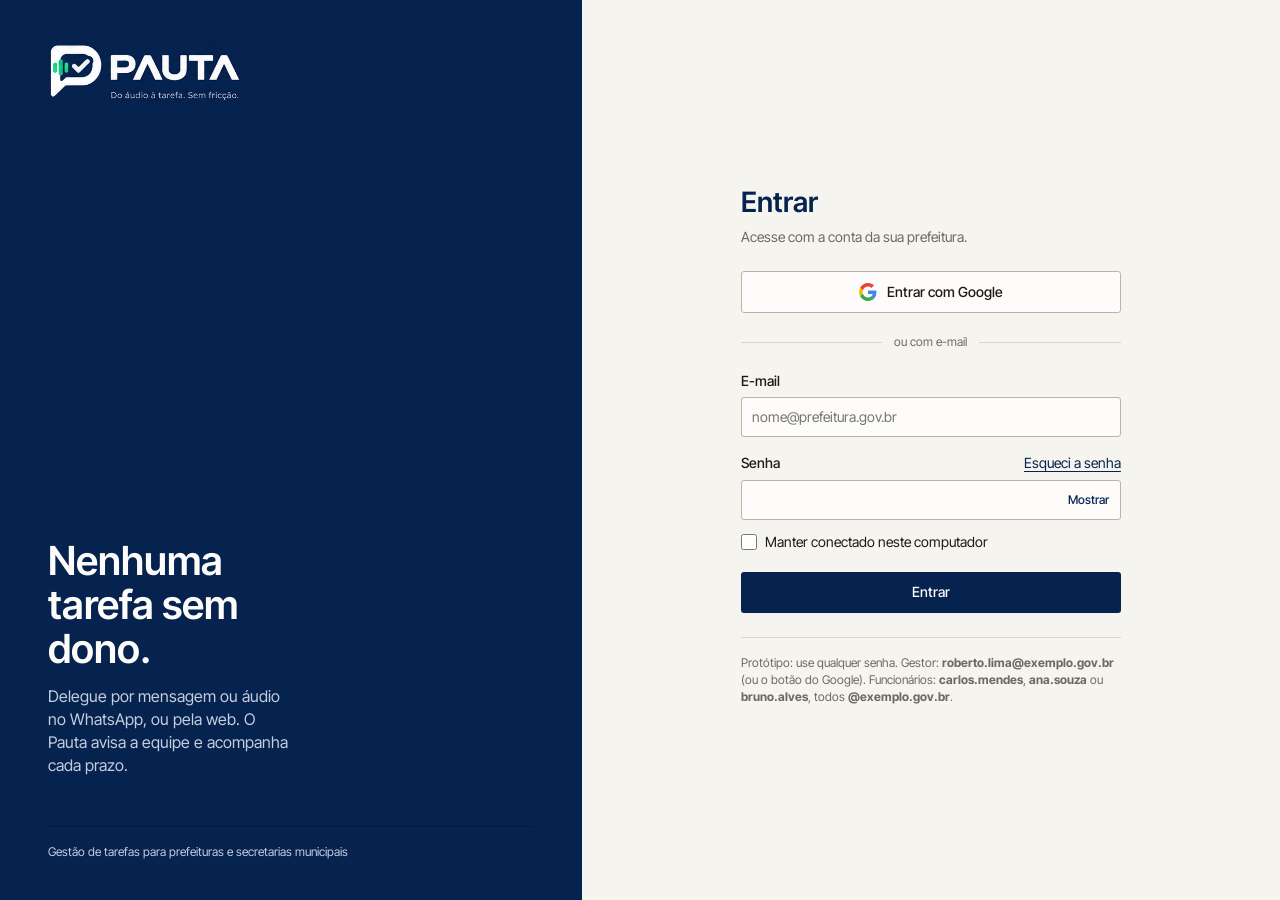
<file: prototipo/login.html>
<!doctype html>
<html lang="pt-BR">
<head>
<meta charset="utf-8">
<meta name="viewport" content="width=device-width, initial-scale=1">
<title>Pauta · Entrar</title>
<link rel="stylesheet" href="../design/tokens.css">
<link rel="icon" href="../design/marca/pauta-icone.png">
<style>
  * { box-sizing: border-box; }
  body { margin: 0; font-size: var(--fs-sm); line-height: 1.45; }
  button, input { font: inherit; color: inherit; }
  :focus-visible { outline: 2px solid var(--focus-ring); outline-offset: 2px; }

  .tela { min-height: 100vh; display: grid; grid-template-columns: minmax(0, 5fr) minmax(0, 6fr); }

  /* Lado institucional */
  .lado { background: var(--primary); color: var(--tinta-100); padding: 40px 48px; display: flex; flex-direction: column; }
  .lado .marca { line-height: 0; }
  .lado .marca img { height: 64px; width: auto; }
  .lado .chamada { margin-top: auto; max-width: 30ch; }
  .lado h1 { margin: 0; font-size: var(--fs-2xl); font-weight: var(--fw-semibold); line-height: 1.1; color: var(--on-primary); }
  .lado p { margin: 14px 0 0; color: var(--tinta-200); font-size: var(--fs-md); max-width: 38ch; }
  .lado .rodape { margin-top: 48px; padding-top: 16px; border-top: 1px solid var(--tinta-800); color: var(--tinta-200); font-size: var(--fs-xs); }

  /* Formulário */
  .area { display: grid; place-items: center; padding: 40px 24px; }
  form { width: min(380px, 100%); }
  form h2 { margin: 0; font-size: var(--fs-xl); font-weight: var(--fw-semibold); color: var(--primary); }
  form .sub { margin: 4px 0 24px; color: var(--text-muted); }

  .google { width: 100%; display: flex; align-items: center; justify-content: center; gap: 10px; padding: 10px; background: var(--branco); border: 1px solid var(--linha-forte); border-radius: var(--radius-sm); font-weight: var(--fw-medium); cursor: pointer; }
  .google:hover { background: var(--papel-alt); }
  .google svg { width: 18px; height: 18px; }

  .ou { display: flex; align-items: center; gap: 12px; margin: 20px 0; color: var(--text-muted); font-size: var(--fs-xs); }
  .ou::before, .ou::after { content: ""; flex: 1; border-top: 1px solid var(--border); }

  label { display: grid; gap: 6px; font-weight: var(--fw-medium); margin-bottom: 16px; }
  .linha-rotulo { display: flex; justify-content: space-between; align-items: baseline; }
  .linha-rotulo a { font-weight: var(--fw-regular); color: var(--primary); text-underline-offset: 3px; }
  .campo-senha { position: relative; }
  .campo { width: 100%; border: 1px solid var(--linha-forte); border-radius: var(--radius-sm); padding: 9px 10px; background: var(--branco); font-weight: var(--fw-regular); }
  .campo-senha .campo { padding-right: 64px; }
  .mostrar { position: absolute; right: 4px; top: 50%; transform: translateY(-50%); background: none; border: 0; padding: 4px 8px; color: var(--primary); font-weight: var(--fw-medium); font-size: var(--fs-xs); cursor: pointer; border-radius: var(--radius-sm); }
  .erro { color: var(--status-atrasada); font-weight: var(--fw-regular); font-size: var(--fs-xs); display: none; }
  .invalido .campo { border-color: var(--status-atrasada); }
  .invalido .erro { display: block; }

  .lembrar { display: flex; align-items: center; gap: 8px; font-weight: var(--fw-regular); margin: -4px 0 20px; }
  .lembrar input { accent-color: var(--primary); width: 16px; height: 16px; margin: 0; }

  .entrar { width: 100%; padding: 10px; border: 0; border-radius: var(--radius-sm); background: var(--primary); color: var(--on-primary); font-weight: var(--fw-medium); cursor: pointer; }
  .entrar:hover { background: var(--primary-hover); }
  .entrar:disabled { opacity: .7; cursor: progress; }

  .alerta { display: none; margin-bottom: 16px; padding: 10px 12px; border-radius: var(--radius-sm); background: var(--status-atrasada-bg); color: var(--status-atrasada); }
  .alerta.on { display: block; }
  .nota { margin-top: 24px; padding-top: 16px; border-top: 1px solid var(--border); color: var(--text-muted); font-size: var(--fs-xs); }

  @media (max-width: 800px) {
    .tela { grid-template-columns: 1fr; }
    .lado { padding: 20px 16px 24px; }
    .lado .marca img { height: 44px; }
    .lado .chamada { margin-top: 24px; }
    .lado h1 { font-size: var(--fs-xl); }
    .lado p { font-size: var(--fs-sm); }
    .lado .rodape { display: none; }
    .area { padding: 28px 16px 40px; place-items: start center; }
  }
</style>
</head>
<body>
<div class="tela">
  <aside class="lado">
    <div class="marca"><img src="../design/marca/pauta-logo-negativo-slogan.png" alt="Pauta · Do áudio à tarefa. Sem fricção."></div>
    <div class="chamada">
      <h1>Nenhuma tarefa sem dono.</h1>
      <p>Delegue por mensagem ou áudio no WhatsApp, ou pela web. O Pauta avisa a equipe e acompanha cada prazo.</p>
    </div>
    <div class="rodape">Gestão de tarefas para prefeituras e secretarias municipais</div>
  </aside>

  <main class="area">
    <form id="form" novalidate>
      <h2>Entrar</h2>
      <p class="sub">Acesse com a conta da sua prefeitura.</p>

      <button type="button" class="google" id="google">
        <svg viewBox="0 0 48 48" aria-hidden="true"><path fill="#EA4335" d="M24 9.5c3.5 0 6.6 1.2 9.1 3.6l6.8-6.8C35.8 2.4 30.3 0 24 0 14.6 0 6.6 5.4 2.6 13.3l7.9 6.2C12.4 13.7 17.7 9.5 24 9.5z"/><path fill="#4285F4" d="M46.5 24.5c0-1.6-.1-3.1-.4-4.5H24v9h12.7c-.6 3-2.3 5.5-4.8 7.2l7.7 6c4.5-4.2 6.9-10.3 6.9-17.7z"/><path fill="#FBBC05" d="M10.5 28.6c-.5-1.4-.8-3-.8-4.6s.3-3.2.8-4.6l-7.9-6.2C1 16.5 0 20.1 0 24s1 7.5 2.6 10.8l7.9-6.2z"/><path fill="#34A853" d="M24 48c6.5 0 11.9-2.1 15.9-5.8l-7.7-6c-2.2 1.5-5 2.3-8.2 2.3-6.3 0-11.6-4.2-13.5-10l-7.9 6.2C6.6 42.6 14.6 48 24 48z"/></svg>
        Entrar com Google
      </button>

      <div class="ou">ou com e-mail</div>

      <div class="alerta" id="alerta" role="alert"></div>

      <label data-campo="email">E-mail
        <input class="campo" type="email" name="email" autocomplete="username" placeholder="nome@prefeitura.gov.br">
        <span class="erro">Informe um e-mail válido.</span>
      </label>

      <label data-campo="senha">
        <span class="linha-rotulo">Senha <a href="#" id="esqueci">Esqueci a senha</a></span>
        <span class="campo-senha">
          <input class="campo" type="password" name="senha" autocomplete="current-password">
          <button type="button" class="mostrar" id="mostrar" aria-label="Mostrar senha">Mostrar</button>
        </span>
        <span class="erro">Informe a senha.</span>
      </label>

      <label class="lembrar"><input type="checkbox" name="lembrar"> Manter conectado neste computador</label>

      <button class="entrar" type="submit" id="entrar">Entrar</button>

      <p class="nota">Protótipo: use qualquer senha. Gestor: <b>roberto.lima@exemplo.gov.br</b> (ou o botão do Google). Funcionários: <b>carlos.mendes</b>, <b>ana.souza</b> ou <b>bruno.alves</b>, todos <b>@exemplo.gov.br</b>.</p>
    </form>
  </main>
</div>

<script>
  // Contas de exemplo do protótipo; a autenticação real fica para o Cognito
  const contas = {
    "roberto.lima@exemplo.gov.br": { destino: "gestor.html" },
    "carlos.mendes@exemplo.gov.br": { destino: "funcionario.html?u=u1" },
    "ana.souza@exemplo.gov.br": { destino: "funcionario.html?u=u2" },
    "bruno.alves@exemplo.gov.br": { destino: "funcionario.html?u=u3" },
  };

  const form = document.getElementById("form");
  const alerta = document.getElementById("alerta");
  const botao = document.getElementById("entrar");

  function avisar(msg) { alerta.textContent = msg; alerta.classList.toggle("on", !!msg); }

  function entrarEm(destino) {
    botao.disabled = true; botao.textContent = "Entrando…";
    setTimeout(() => { location.href = destino; }, 500);
  }

  form.addEventListener("submit", (ev) => {
    ev.preventDefault();
    avisar("");
    const email = form.email.value.trim().toLowerCase();
    const senha = form.senha.value;
    const regras = { email: /^[^\s@]+@[^\s@]+\.[^\s@]+$/.test(email), senha: senha.length > 0 };
    let primeiro = null;
    for (const [campo, ok] of Object.entries(regras)) {
      form.querySelector(`[data-campo="${campo}"]`).classList.toggle("invalido", !ok);
      if (!ok && !primeiro) primeiro = form[campo];
    }
    if (primeiro) return primeiro.focus();

    const conta = contas[email];
    if (!conta) return avisar("E-mail ou senha incorretos.");
    entrarEm(conta.destino);
  });
  form.addEventListener("input", (ev) => {
    ev.target.closest(".invalido")?.classList.remove("invalido");
  });

  document.getElementById("google").addEventListener("click", () => {
    // No protótipo, o Google entra direto com a conta do gestor
    avisar("");
    entrarEm("gestor.html");
  });

  document.getElementById("mostrar").addEventListener("click", (ev) => {
    const visivel = form.senha.type === "text";
    form.senha.type = visivel ? "password" : "text";
    ev.target.textContent = visivel ? "Mostrar" : "Ocultar";
    ev.target.setAttribute("aria-label", visivel ? "Mostrar senha" : "Ocultar senha");
  });

  document.getElementById("esqueci").addEventListener("click", (ev) => {
    ev.preventDefault();
    const email = form.email.value.trim();
    avisar("");
    alerta.classList.add("on");
    alerta.style.background = "var(--tinta-100)"; alerta.style.color = "var(--primary)";
    alerta.textContent = email ? `Enviaremos um link de redefinição para ${email}.` : "Informe seu e-mail acima para redefinir a senha.";
  });
  form.addEventListener("submit", () => { alerta.style.background = ""; alerta.style.color = ""; }, true);
</script>
</body>
</html>
</file>
<file: site/style.css>
:root {
  --fundo: #f3f5f4;
  --superficie: #ffffff;
  --superficie-2: #f7f9f8;
  --borda: #e1e7e4;
  --texto: #15211d;
  --texto-2: #5c6b66;
  --marca: #0f766e;
  --marca-forte: #0b5e58;
  --marca-suave: #e3f3ef;
  --sobre-marca: #ffffff;
  --chat-fundo: #efeae2;
  --bolha-eu: #d9fdd3;
  --bolha-pauta: #ffffff;
  --ok: #15803d;
  --ok-suave: #dcfce7;
  --aviso: #a16207;
  --aviso-suave: #fef3c7;
  --erro: #b91c1c;
  --erro-suave: #fee2e2;
  --info: #1d4ed8;
  --info-suave: #dbeafe;
  --codigo-fundo: #0f1720;
  --codigo-texto: #d5e2dd;
  --sombra: 0 1px 2px rgb(16 24 20 / 6%), 0 6px 20px rgb(16 24 20 / 6%);
  --raio: 14px;
  color-scheme: light;
}

@media (prefers-color-scheme: dark) {
  :root {
    --fundo: #0d1412;
    --superficie: #141d1a;
    --superficie-2: #1a2521;
    --borda: #26332e;
    --texto: #e5eeeb;
    --texto-2: #98a9a3;
    --marca: #2cc5b2;
    --marca-forte: #5fdccb;
    --marca-suave: #143a34;
    --sobre-marca: #062521;
    --chat-fundo: #0b141a;
    --bolha-eu: #005c4b;
    --bolha-pauta: #1f2c33;
    --ok: #4ade80;
    --ok-suave: #12321f;
    --aviso: #fbbf24;
    --aviso-suave: #3a2c0b;
    --erro: #f87171;
    --erro-suave: #3d1717;
    --info: #93c5fd;
    --info-suave: #172a4a;
    --codigo-fundo: #070c0b;
    --sombra: 0 1px 2px rgb(0 0 0 / 30%), 0 6px 20px rgb(0 0 0 / 25%);
    color-scheme: dark;
  }
}

* { box-sizing: border-box; }
[hidden] { display: none !important; }

body {
  margin: 0;
  background: var(--fundo);
  color: var(--texto);
  font: 14px/1.45 system-ui, -apple-system, "Segoe UI", Roboto, sans-serif;
}

h1, h2, h3, h4 { margin: 0; line-height: 1.25; }
code, pre { font-family: ui-monospace, "Cascadia Code", Consolas, monospace; }
button, input, select, textarea { font: inherit; color: inherit; }

button { cursor: pointer; border: 0; background: none; }
.primario, .secundario {
  border-radius: 999px;
  padding: 8px 16px;
  font-weight: 600;
  transition: background 0.15s, border-color 0.15s;
}
.primario { background: var(--marca); color: var(--sobre-marca); }
.primario:hover { background: var(--marca-forte); }
.secundario { border: 1px solid var(--borda); background: var(--superficie); }
.secundario:hover { border-color: var(--marca); }
.pequeno { padding: 4px 12px; font-size: 12px; }
:focus-visible { outline: 2px solid var(--marca); outline-offset: 2px; }

/* Topo */

.topo {
  position: sticky;
  top: 0;
  z-index: 10;
  display: flex;
  align-items: center;
  justify-content: space-between;
  gap: 12px;
  padding: 10px 16px;
  background: var(--superficie);
  border-bottom: 1px solid var(--borda);
}
.marca { display: flex; align-items: center; gap: 10px; min-width: 0; }
.marca strong { display: block; font-size: 17px; }
.marca small { color: var(--texto-2); }
.logo, .avatar {
  display: grid;
  place-items: center;
  flex: none;
  width: 36px;
  height: 36px;
  border-radius: 10px;
  background: var(--marca);
  color: var(--sobre-marca);
  font-weight: 800;
  font-size: 18px;
}
.acoes { display: flex; align-items: center; gap: 8px; }
.seletor { display: flex; align-items: center; gap: 8px; color: var(--texto-2); }
.seletor select {
  padding: 7px 10px;
  border: 1px solid var(--borda);
  border-radius: 10px;
  background: var(--superficie);
  color: var(--texto);
  max-width: 230px;
}
.sino-envoltorio { position: relative; }
.icone {
  position: relative;
  display: grid;
  place-items: center;
  width: 38px;
  height: 38px;
  border-radius: 50%;
  border: 1px solid var(--borda);
  color: var(--texto-2);
}
.icone:hover { color: var(--marca); border-color: var(--marca); }
.contador-sino {
  position: absolute;
  top: -4px;
  right: -4px;
  min-width: 18px;
  padding: 0 5px;
  border-radius: 999px;
  background: var(--erro);
  color: #fff;
  font-size: 11px;
  font-weight: 700;
  line-height: 18px;
}
.notificacoes {
  position: absolute;
  right: 0;
  top: 46px;
  width: min(360px, 90vw);
  max-height: 420px;
  overflow: auto;
  padding: 12px;
  background: var(--superficie);
  border: 1px solid var(--borda);
  border-radius: var(--raio);
  box-shadow: var(--sombra);
}
.notificacoes h3 { font-size: 14px; margin-bottom: 8px; }
.notificacoes ul { list-style: none; margin: 0; padding: 0; }
.notificacoes li { padding: 8px 10px; border-radius: 10px; border-left: 3px solid transparent; }
.notificacoes li + li { margin-top: 4px; }
.notificacoes li.nova { background: var(--marca-suave); }
.notificacoes li.tipo-atrasada { border-left-color: var(--erro); }
.notificacoes li p { margin: 0; }
.notificacoes time { color: var(--texto-2); font-size: 12px; }

/* Grade */

.grade {
  display: grid;
  grid-template-columns: 370px minmax(0, 1fr) 400px;
  gap: 16px;
  padding: 16px;
  height: calc(100vh - 59px);
}
.coluna { min-height: 0; min-width: 0; }
.chat, .mcp {
  display: flex;
  flex-direction: column;
  overflow: hidden;
  background: var(--superficie);
  border: 1px solid var(--borda);
  border-radius: var(--raio);
  box-shadow: var(--sombra);
}
.principal { overflow-y: auto; padding-right: 2px; }

/* Chat */

.chat-topo { display: flex; align-items: center; gap: 10px; padding: 10px 14px; background: var(--marca); color: var(--sobre-marca); }
.chat-topo .avatar { background: var(--sobre-marca); color: var(--marca); border-radius: 50%; }
.chat-topo small { display: block; opacity: 0.85; }
.mensagens {
  flex: 1;
  overflow-y: auto;
  padding: 14px 12px;
  background: var(--chat-fundo);
  display: flex;
  flex-direction: column;
  gap: 8px;
}
.bolha {
  max-width: 88%;
  padding: 7px 10px 5px;
  border-radius: 10px;
  box-shadow: 0 1px 1px rgb(0 0 0 / 8%);
  background: var(--bolha-pauta);
}
.bolha.eu { align-self: flex-end; background: var(--bolha-eu); border-top-right-radius: 2px; }
.bolha.pauta { align-self: flex-start; border-top-left-radius: 2px; }
.bolha.erro { border-left: 3px solid var(--aviso); }
.bolha p { margin: 0; white-space: pre-wrap; overflow-wrap: anywhere; }
.rodape-bolha { display: flex; justify-content: flex-end; align-items: center; gap: 8px; margin-top: 3px; }
.rodape-bolha time { color: var(--texto-2); font-size: 11px; }
.chip-mcp {
  margin-right: auto;
  padding: 1px 8px;
  border-radius: 999px;
  background: var(--marca-suave);
  color: var(--marca-forte);
  font: 600 11px/1.6 ui-monospace, Consolas, monospace;
}
.chip-mcp.erro { background: var(--aviso-suave); color: var(--aviso); }
.confirmar { display: flex; gap: 8px; margin-top: 8px; }
.digitando { display: flex; gap: 4px; padding: 10px 12px; }
.digitando span {
  width: 7px;
  height: 7px;
  border-radius: 50%;
  background: var(--texto-2);
  animation: pulo 1s infinite ease-in-out;
}
.digitando span:nth-child(2) { animation-delay: 0.15s; }
.digitando span:nth-child(3) { animation-delay: 0.3s; }
@keyframes pulo { 0%, 80%, 100% { opacity: 0.3; transform: none; } 40% { opacity: 1; transform: translateY(-3px); } }

.sugestoes {
  display: flex;
  flex-wrap: wrap;
  gap: 6px;
  padding: 8px 10px;
  background: var(--chat-fundo);
  border-top: 1px solid var(--borda);
}
.sugestoes button {
  max-width: 100%;
  overflow: hidden;
  text-overflow: ellipsis;
  white-space: nowrap;
  padding: 5px 10px;
  border-radius: 999px;
  border: 1px solid var(--borda);
  background: var(--superficie);
  font-size: 12px;
}
.sugestoes button:hover { border-color: var(--marca); color: var(--marca); }
.chat-entrada { display: flex; gap: 8px; padding: 10px; background: var(--superficie-2); }
.chat-entrada input {
  flex: 1;
  min-width: 0;
  padding: 10px 14px;
  border: 1px solid var(--borda);
  border-radius: 999px;
  background: var(--superficie);
}
.chat-entrada button { display: grid; place-items: center; width: 42px; height: 42px; border-radius: 50%; background: var(--marca); color: var(--sobre-marca); }

/* Tela principal */

.cartao {
  padding: 16px;
  margin-bottom: 16px;
  background: var(--superficie);
  border: 1px solid var(--borda);
  border-radius: var(--raio);
  box-shadow: var(--sombra);
}
.cartao h2 { font-size: 15px; margin-bottom: 12px; }
.cartao-topo { display: flex; align-items: center; justify-content: space-between; gap: 12px; flex-wrap: wrap; margin-bottom: 12px; }
.cartao-topo h2 { margin: 0; }
.cabecalho-papel { display: flex; align-items: center; justify-content: space-between; gap: 12px; margin-bottom: 16px; flex-wrap: wrap; }
.cabecalho-papel h1 { font-size: 22px; }
.cabecalho-papel p { margin: 2px 0 0; color: var(--texto-2); }
.vazio { color: var(--texto-2); margin: 0; }
.texto-erro { color: var(--erro); font-weight: 600; }

.contadores { display: grid; grid-template-columns: repeat(auto-fit, minmax(120px, 1fr)); gap: 12px; margin-bottom: 16px; }
.contador { padding: 14px; background: var(--superficie); border: 1px solid var(--borda); border-radius: var(--raio); }
.contador span { color: var(--texto-2); font-size: 12px; }
.contador strong { display: block; font-size: 26px; font-variant-numeric: tabular-nums; }
.contador.alerta { background: var(--erro-suave); border-color: transparent; }
.contador.alerta strong { color: var(--erro); }
.contador.destaque { background: var(--marca-suave); border-color: transparent; }
.contador.destaque strong { color: var(--marca-forte); }

.duas-colunas { display: grid; grid-template-columns: minmax(0, 1fr); column-gap: 16px; }
@media (min-width: 1750px) { .duas-colunas { grid-template-columns: minmax(0, 3fr) minmax(0, 2fr); } }
.tabela-rolagem { overflow-x: auto; }
table { width: 100%; border-collapse: collapse; font-variant-numeric: tabular-nums; }
th, td { padding: 8px 6px; text-align: left; border-bottom: 1px solid var(--borda); white-space: nowrap; }
thead th { color: var(--texto-2); font-weight: 600; font-size: 12px; }
tbody th { font-weight: 600; }
td small { margin-left: 6px; color: var(--texto-2); }
.medidor { display: inline-block; vertical-align: middle; width: 64px; height: 6px; border-radius: 999px; background: var(--superficie-2); overflow: hidden; }
.medidor span { display: block; height: 100%; background: var(--marca); }

.vencem { list-style: none; margin: 0; padding: 0; }
.vencem li { display: flex; flex-direction: column; padding: 8px 0; border-bottom: 1px solid var(--borda); }
.vencem li:last-child { border-bottom: 0; }
.vencem span { color: var(--texto-2); font-size: 13px; }

.filtros { display: flex; gap: 4px; flex-wrap: wrap; }
.filtros button { padding: 4px 12px; border-radius: 999px; border: 1px solid var(--borda); font-size: 12px; }
.filtros button.ativo { background: var(--marca); border-color: var(--marca); color: var(--sobre-marca); }

.lista-tarefas { list-style: none; margin: 0; padding: 0; }
.item-tarefa { display: flex; justify-content: space-between; align-items: center; gap: 12px; padding: 10px 0; border-bottom: 1px solid var(--borda); }
.item-tarefa:last-child { border-bottom: 0; }
.item-tarefa strong { display: block; }
.meta { color: var(--texto-2); font-size: 13px; }
.etiquetas { display: flex; flex-wrap: wrap; gap: 4px; justify-content: flex-end; }
.etiqueta { padding: 2px 8px; border-radius: 999px; font-size: 11px; font-weight: 600; white-space: nowrap; background: var(--superficie-2); color: var(--texto-2); }
.status-aberta { background: var(--info-suave); color: var(--info); }
.status-em_andamento { background: var(--aviso-suave); color: var(--aviso); }
.status-concluida { background: var(--ok-suave); color: var(--ok); }
.etiqueta.atrasada { background: var(--erro); color: #fff; }
.etiqueta.atrasada.suave { background: var(--erro-suave); color: var(--erro); }
.urgencia-alta { background: var(--erro-suave); color: var(--erro); }
.urgencia-media { background: var(--aviso-suave); color: var(--aviso); }
.etiqueta.origem { background: var(--marca-suave); color: var(--marca-forte); }

.form-tarefa { display: grid; grid-template-columns: repeat(3, minmax(0, 1fr)); gap: 12px; }
.form-tarefa h2 { grid-column: 1 / -1; margin: 0; }
.campo { display: flex; flex-direction: column; gap: 4px; color: var(--texto-2); font-size: 12px; font-weight: 600; }
.campo.largo { grid-column: 1 / -1; }
.campo input, .campo select, .campo textarea {
  padding: 8px 10px;
  border: 1px solid var(--borda);
  border-radius: 10px;
  background: var(--superficie);
  color: var(--texto);
  font-size: 14px;
  font-weight: 400;
}
.form-acoes { grid-column: 1 / -1; display: flex; justify-content: flex-end; gap: 8px; }

/* Quadro do funcionário */

.quadro { display: grid; grid-template-columns: repeat(3, minmax(0, 1fr)); gap: 12px; align-items: start; }
.raia { min-height: 240px; padding: 12px; border-radius: var(--raio); background: var(--superficie-2); border: 2px dashed transparent; transition: border-color 0.15s; }
.raia.alvo { border-color: var(--marca); }
.raia h2 { display: flex; justify-content: space-between; font-size: 14px; margin-bottom: 10px; }
.raia h2 span { color: var(--texto-2); }
.cartao-tarefa {
  padding: 12px;
  margin-bottom: 10px;
  background: var(--superficie);
  border: 1px solid var(--borda);
  border-radius: 12px;
  box-shadow: var(--sombra);
}
.cartao-tarefa[draggable="true"] { cursor: grab; }
.cartao-tarefa.atrasada { border-left: 4px solid var(--erro); }
.cartao-tarefa p { margin: 4px 0 8px; color: var(--texto-2); font-size: 13px; }
.cartao-tarefa .etiquetas { justify-content: flex-start; }
.rodape-cartao { display: flex; justify-content: space-between; align-items: center; gap: 8px; margin-top: 10px; font-size: 12px; color: var(--texto-2); flex-wrap: wrap; }
.rodape-cartao div { display: flex; gap: 6px; }

/* Painel MCP */

.mcp-topo { display: flex; justify-content: space-between; align-items: flex-start; gap: 8px; padding: 14px 14px 10px; border-bottom: 1px solid var(--borda); }
.mcp-topo h2 { font-size: 15px; }
.mcp-topo small { color: var(--texto-2); }
.ferramentas { padding: 10px 14px; border-bottom: 1px solid var(--borda); }
.ferramentas summary { cursor: pointer; font-weight: 600; }
.ferramentas ul { list-style: none; margin: 10px 0 0; padding: 0; display: grid; gap: 6px; }
.ferramentas li { display: grid; gap: 1px; font-size: 12px; color: var(--texto-2); }
.ferramentas li code { color: var(--marca-forte); font-weight: 700; }
.nota { margin: 10px 0 0; padding: 8px 10px; border-radius: 10px; background: var(--marca-suave); font-size: 12px; }
.log { flex: 1; overflow-y: auto; list-style: none; margin: 0; padding: 10px; }
.log > li { margin-bottom: 8px; border: 1px solid var(--borda); border-radius: 10px; background: var(--superficie-2); transition: box-shadow 0.3s; }
.log > li.vazio { padding: 12px; border-style: dashed; background: none; }
.log > li.piscar { box-shadow: 0 0 0 3px var(--marca); }
.log summary { display: flex; flex-wrap: wrap; align-items: center; gap: 6px; padding: 8px 10px; cursor: pointer; }
.log summary small { width: 100%; color: var(--texto-2); }
.metodo { font: 600 11px ui-monospace, Consolas, monospace; color: var(--texto-2); }
.log summary strong { font-family: ui-monospace, Consolas, monospace; }
.estado { margin-left: auto; padding: 1px 8px; border-radius: 999px; font-size: 11px; font-weight: 700; }
.estado.ok { background: var(--ok-suave); color: var(--ok); }
.estado.erro { background: var(--aviso-suave); color: var(--aviso); }
.log h4 { margin: 4px 10px; font-size: 11px; text-transform: uppercase; letter-spacing: 0.04em; color: var(--texto-2); }
.log pre {
  margin: 0 10px 10px;
  padding: 10px;
  max-height: 260px;
  overflow: auto;
  border-radius: 8px;
  background: var(--codigo-fundo);
  color: var(--codigo-texto);
  font-size: 11.5px;
  line-height: 1.5;
}

/* Avisos */

.avisos { position: fixed; right: 16px; bottom: 16px; z-index: 20; display: grid; gap: 8px; width: min(380px, calc(100vw - 32px)); }
.aviso {
  padding: 12px 14px;
  border-radius: 12px;
  background: var(--superficie);
  border: 1px solid var(--borda);
  border-left: 4px solid var(--info);
  box-shadow: var(--sombra);
  animation: entrar 0.25s ease-out;
  transition: opacity 0.4s, transform 0.4s;
}
.aviso.ok { border-left-color: var(--ok); }
.aviso.erro { border-left-color: var(--erro); }
.aviso.saindo { opacity: 0; transform: translateY(8px); }
@keyframes entrar { from { opacity: 0; transform: translateY(8px); } }

/* Responsivo */

@media (max-width: 1280px) {
  .grade { grid-template-columns: 360px minmax(0, 1fr); height: auto; }
  .chat { height: calc(100vh - 91px); position: sticky; top: 75px; }
  .principal { overflow: visible; }
  .mcp { grid-column: 1 / -1; height: 560px; }
  .contadores { grid-template-columns: repeat(3, minmax(0, 1fr)); }
}

@media (max-width: 860px) {
  .topo { flex-wrap: wrap; }
  .marca small { display: none; }
  .seletor span { display: none; }
  .grade { grid-template-columns: minmax(0, 1fr); padding: 12px 16px; }
  .chat { position: static; height: 70vh; }
  .duas-colunas, .quadro, .form-tarefa { grid-template-columns: minmax(0, 1fr); }
  .contadores { grid-template-columns: repeat(2, minmax(0, 1fr)); }
  .item-tarefa { flex-direction: column; align-items: flex-start; }
  .etiquetas { justify-content: flex-start; }
}
</file>
<file: design/tokens.css>
/* Pauta · design tokens
 * Fonte: Inter Tight (Google Fonts)
 * Paleta: tinta azul de documento oficial sobre papel, com cores de carimbo
 * para os estados. Sem gradientes, raios curtos, pesos contidos.
 */
@import url("https://fonts.googleapis.com/css2?family=Inter+Tight:wght@400;500;600&display=swap");

:root {
  /* Tipografia */
  --font-sans: "Inter Tight", system-ui, -apple-system, "Segoe UI", Roboto, sans-serif;
  --fw-regular: 400;
  --fw-medium: 500;
  --fw-semibold: 600; /* teto: títulos e números */

  --fs-xs: 0.75rem;   /* 12 */
  --fs-sm: 0.875rem;  /* 14 */
  --fs-md: 1rem;      /* 16 */
  --fs-lg: 1.25rem;   /* 20 */
  --fs-xl: 1.75rem;   /* 28 */
  --fs-2xl: 2.5rem;   /* 40 */

  /* Marca (medidas no logo) */
  --marca-azul:  #06234f; /* Azul Profundo */
  --marca-verde: #00d084; /* Verde Esmeralda: só no logo e em destaques da marca */

  /* Tinta: marca, títulos, botão principal */
  --tinta-900: #03142f;
  --tinta-800: #041b40;
  --tinta-700: #06234f; /* = azul do logo */
  --tinta-500: #3f5b85;
  --tinta-200: #c4cede;
  --tinta-100: #e1e7f0;

  /* Papel e grafite: fundos, bordas, texto */
  --papel:      #f6f4ef;
  --papel-alt:  #eceae3;
  --branco:     #fdfcfa;
  --linha:      #d9d5cc;
  --linha-forte:#b9b4a8;
  --grafite-900:#1c1b19;
  --grafite-700:#3d3b37;
  --grafite-500:#6d6a63;

  /* Estados, em cores de carimbo (texto / fundo) */
  --status-aberta:        #3d3b37;
  --status-aberta-bg:     #eceae3;
  --status-andamento:     #8a5a00;
  --status-andamento-bg:  #f4ead3;
  --status-concluida:     #2d6340;
  --status-concluida-bg:  #e1ebe2;
  --status-atrasada:      #9e2a1c;
  --status-atrasada-bg:   #f3e1dc;

  /* Urgência */
  --urgencia-baixa:    #3e6a8a;
  --urgencia-baixa-bg: #e3ecf2;
  --urgencia-media:    #8a5a00;
  --urgencia-media-bg: #f4ead3;
  --urgencia-alta:     #9e2a1c;
  --urgencia-alta-bg:  #f3e1dc;

  /* Papéis semânticos */
  --bg:            var(--papel);
  --surface:       var(--branco);
  --text:          var(--grafite-900);
  --text-muted:    var(--grafite-500);
  --border:        var(--linha);
  --primary:       var(--tinta-700);
  --primary-hover: var(--tinta-800);
  --on-primary:    var(--branco);
  --positivo:      var(--status-concluida); /* confirmar, no prazo */
  --focus-ring:    var(--tinta-500);

  /* Gráficos (validados para daltonismo; o âmbar sempre vem com legenda e tabela) */
  --graf-prazo:   #1d7848; /* concluída no prazo */
  --graf-atraso:  #c99422; /* concluída com atraso */
  --graf-vencida: #b23a2a; /* em aberto e vencida */
  --graf-aberta:  #c9c4b8; /* em aberto, dentro do prazo */
  --graf-serie:   var(--tinta-700);
  --graf-grade:   #e6e2d9;

  --radius-sm: 3px; /* botões, campos, etiquetas */
  --radius-md: 6px; /* caixas, tabelas, painéis */
}

html {
  font-family: var(--font-sans);
  font-weight: var(--fw-regular);
  color: var(--text);
  background: var(--bg);
  -webkit-font-smoothing: antialiased;
}

/* Números do dashboard alinhados */
.num {
  font-variant-numeric: tabular-nums;
}
</file>
<file: prototipo/app.css>
/* Pauta · estilos compartilhados das telas do protótipo */
* { box-sizing: border-box; }
body { margin: 0; font-size: var(--fs-sm); line-height: 1.45; }
button, input, select, textarea { font: inherit; color: inherit; }
[hidden] { display: none !important; }
input[type="radio"] { accent-color: var(--primary); }
:focus-visible { outline: 2px solid var(--focus-ring); outline-offset: 2px; }

/* Estrutura: menu lateral + conteúdo */
.app { display: grid; grid-template-columns: 232px minmax(0, 1fr); min-height: 100vh; }
.menu { background: var(--primary); color: var(--tinta-100); display: flex; flex-direction: column; position: sticky; top: 0; height: 100vh; }
.menu .marca { padding: 20px 20px 10px; display: block; line-height: 0; }
.menu .marca img { height: 30px; width: auto; }
.menu .orgao { padding: 0 20px 20px; color: var(--tinta-200); font-size: var(--fs-xs); border-bottom: 1px solid var(--tinta-800); }
.menu nav { padding: 12px 10px; display: grid; gap: 2px; }
.menu nav a { display: flex; align-items: center; gap: 10px; padding: 8px 10px; border-radius: var(--radius-sm); color: var(--tinta-100); text-decoration: none; }
.menu nav a:hover { background: var(--tinta-800); }
.menu nav a[aria-current="page"] { background: var(--tinta-900); color: var(--on-primary); font-weight: var(--fw-medium); }
.menu nav svg { width: 16px; height: 16px; flex: none; stroke: currentColor; fill: none; stroke-width: 1.6; }
.menu .conta { margin-top: auto; padding: 14px 12px 16px 20px; border-top: 1px solid var(--tinta-800); display: grid; grid-template-columns: minmax(0, 1fr) auto; align-items: center; gap: 0 8px; }
.menu .conta b { font-weight: var(--fw-medium); color: var(--on-primary); white-space: nowrap; overflow: hidden; text-overflow: ellipsis; }
.menu .conta span { font-size: var(--fs-xs); color: var(--tinta-200); grid-column: 1; }
.menu .sair { grid-column: 2; grid-row: 1 / span 2; display: grid; place-items: center; width: 34px; height: 34px; background: none; border: 0; color: var(--tinta-200); border-radius: var(--radius-sm); cursor: pointer; }
.menu .sair:hover { background: var(--tinta-800); color: var(--on-primary); }
.menu .sair svg { width: 18px; height: 18px; stroke: currentColor; fill: none; stroke-width: 1.6; stroke-linecap: round; stroke-linejoin: round; }

.conteudo { padding: 0 28px 64px; min-width: 0; }
.vista { max-width: 1160px; }

/* Cabeçalho de página */
.head { display: flex; align-items: flex-end; justify-content: space-between; gap: 16px; padding: 28px 0 16px; border-bottom: 1px solid var(--linha-forte); }
.head h1 { margin: 0; font-size: var(--fs-xl); font-weight: var(--fw-semibold); color: var(--primary); line-height: 1.1; }
.head p { margin: 4px 0 0; color: var(--text-muted); }

.btn { border: 1px solid transparent; border-radius: var(--radius-sm); padding: 8px 14px; font-weight: var(--fw-medium); cursor: pointer; white-space: nowrap; }
.btn-1 { background: var(--primary); color: var(--on-primary); }
.btn-1:hover { background: var(--primary-hover); }
.btn-2 { background: var(--surface); border-color: var(--linha-forte); }
.btn-2:hover { background: var(--papel-alt); }
.link { background: none; border: 0; padding: 0; color: var(--primary); font-weight: var(--fw-medium); cursor: pointer; text-decoration: underline; text-underline-offset: 3px; }

.caixa { background: var(--surface); border: 1px solid var(--border); border-radius: var(--radius-md); }

/* Indicadores, sem divisórias internas */
.kpis { display: grid; grid-template-columns: repeat(5, 1fr); margin-top: 20px; padding: 4px; }
.kpi { padding: 12px 14px; text-align: left; background: none; border: 0; border-radius: var(--radius-sm); cursor: pointer; }
.kpi:hover { background: var(--papel); }
.kpi[aria-pressed="true"] { background: var(--tinta-100); }
.kpi[aria-pressed="true"] .k { color: var(--primary); font-weight: var(--fw-medium); }
.sec-head .acoes { display: flex; gap: 16px; }
.kpi .k { color: var(--text-muted); }
.kpi .v { display: block; font-size: var(--fs-xl); font-weight: var(--fw-semibold); line-height: 1.2; margin-top: 2px; }
.kpi .s { color: var(--text-muted); font-size: var(--fs-xs); }

/* Seções */
h2 { font-size: var(--fs-md); font-weight: var(--fw-semibold); margin: 0; }
.sec-head { display: flex; align-items: baseline; justify-content: space-between; gap: 12px; margin-bottom: 10px; }
.sec-head > span { color: var(--text-muted); }
.bloco { margin-top: 28px; }

/* Gráficos */
.graficos { display: grid; grid-template-columns: minmax(0, 3fr) minmax(0, 2fr); gap: 16px; margin-top: 16px; }
.grafico { padding: 16px 18px 18px; }
.grafico h2 { margin-bottom: 2px; }
.grafico .sub { color: var(--text-muted); margin: 0 0 14px; }
.legenda { display: flex; flex-wrap: wrap; gap: 6px 16px; margin-bottom: 14px; color: var(--grafite-700); font-size: var(--fs-xs); }
.legenda span { display: inline-flex; align-items: center; gap: 6px; }
.legenda i { width: 10px; height: 10px; border-radius: 2px; }

.barras { display: grid; gap: 14px; }
.barra-linha { display: grid; grid-template-columns: 110px minmax(0, 1fr) 92px; align-items: center; gap: 12px; }
.barra-linha .nome { color: var(--text); white-space: nowrap; overflow: hidden; text-overflow: ellipsis; }
.barra-linha .taxa { color: var(--text-muted); text-align: right; font-variant-numeric: tabular-nums; white-space: nowrap; }
.barra-linha .taxa b { color: var(--text); font-weight: var(--fw-semibold); }
.trilho { display: flex; gap: 2px; height: 20px; }
.seg { height: 100%; min-width: 4px; cursor: default; }
.seg:last-child { border-radius: 0 4px 4px 0; }
.seg:hover, .seg:focus-visible { filter: brightness(1.08); outline-offset: 1px; }
.eixo-x { display: grid; grid-template-columns: 110px minmax(0, 1fr) 92px; gap: 12px; margin-top: 8px; color: var(--text-muted); font-size: var(--fs-xs); font-variant-numeric: tabular-nums; }
.eixo-x div { display: flex; justify-content: space-between; border-top: 1px solid var(--graf-grade); padding-top: 4px; }

.colunas { position: relative; height: 168px; display: grid; grid-template-columns: repeat(7, 1fr); align-items: end; border-bottom: 1px solid var(--linha-forte); }
.colunas .grade { position: absolute; left: 0; right: 0; border-top: 1px solid var(--graf-grade); }
.col { position: relative; height: 100%; display: flex; flex-direction: column; justify-content: flex-end; align-items: center; cursor: default; }
.col .valor { font-size: var(--fs-xs); color: var(--grafite-700); font-variant-numeric: tabular-nums; margin-bottom: 4px; }
.col .coluna { width: 24px; max-width: 70%; background: var(--graf-serie); border-radius: 4px 4px 0 0; }
.col:hover .coluna, .col:focus-visible .coluna { background: var(--tinta-800); }
.col.zero .valor { color: var(--text-muted); }
.dias { display: grid; grid-template-columns: repeat(7, 1fr); margin-top: 6px; text-align: center; color: var(--text-muted); font-size: var(--fs-xs); }
.dias span:first-child { color: var(--text); font-weight: var(--fw-medium); }

.dica { position: fixed; z-index: 20; pointer-events: none; background: var(--grafite-900); color: var(--branco); padding: 8px 10px; border-radius: var(--radius-sm); font-size: var(--fs-xs); max-width: 240px; opacity: 0; transition: opacity .1s; }
.dica.on { opacity: 1; }
.dica strong { display: block; font-size: var(--fs-sm); font-weight: var(--fw-semibold); }

/* Tabelas */
.duas { display: grid; grid-template-columns: minmax(0, 2fr) minmax(260px, 1fr); gap: 16px; }
.rolagem { overflow-x: auto; }
table { width: 100%; border-collapse: collapse; }
th { text-align: left; font-weight: var(--fw-medium); color: var(--text-muted); background: var(--papel-alt); white-space: nowrap; }
th, td { padding: 10px 12px; border-bottom: 1px solid var(--border); vertical-align: top; }
tbody tr:last-child td { border-bottom: 0; }
td.num { white-space: nowrap; }
td .t { font-weight: var(--fw-medium); }
td .d { color: var(--text-muted); font-size: var(--fs-xs); margin-top: 2px; display: -webkit-box; -webkit-line-clamp: 1; -webkit-box-orient: vertical; overflow: hidden; }
.n { text-align: right; font-variant-numeric: tabular-nums; }
.origem { color: var(--text-muted); font-size: var(--fs-xs); }
.vazio { padding: 28px 12px; text-align: center; color: var(--text-muted); }
.rolagem.caixa { overflow: hidden; overflow-x: auto; }

.busca { display: flex; gap: 8px; margin: 16px 0 12px; flex-wrap: wrap; }
.busca input, .busca select { border: 1px solid var(--linha-forte); border-radius: var(--radius-sm); background: var(--surface); padding: 7px 10px; }
.busca input { flex: 1; min-width: 180px; }

.tag { display: inline-block; padding: 2px 7px; border-radius: var(--radius-sm); font-size: var(--fs-xs); font-weight: var(--fw-medium); white-space: nowrap; }
.st-aberta { color: var(--status-aberta); background: var(--status-aberta-bg); }
.st-andamento { color: var(--status-andamento); background: var(--status-andamento-bg); }
.st-concluida { color: var(--status-concluida); background: var(--status-concluida-bg); }
.st-atrasada { color: var(--status-atrasada); background: var(--status-atrasada-bg); }
.urg { display: inline-flex; align-items: center; gap: 6px; white-space: nowrap; }
.urg i { width: 3px; height: 12px; border-radius: 1px; background: currentColor; }
.u-baixa { color: var(--urgencia-baixa); } .u-media { color: var(--urgencia-media); } .u-alta { color: var(--urgencia-alta); }
.prazo-atraso { color: var(--status-atrasada); font-weight: var(--fw-medium); }

.lista { list-style: none; margin: 0; padding: 0; }
.lista li { padding: 10px 12px; border-bottom: 1px solid var(--border); display: grid; grid-template-columns: 1fr auto; gap: 2px 12px; }
.lista li:last-child { border-bottom: 0; }
.lista .quando { font-weight: var(--fw-medium); font-variant-numeric: tabular-nums; }
.lista .resp { color: var(--text-muted); grid-column: 1 / -1; }

/* Por funcionário */
.equipe-tab tbody tr { cursor: pointer; }
.equipe-tab tbody tr:hover td { background: var(--papel); }
.equipe-tab tbody tr[aria-selected="true"] td { background: var(--tinta-100); }
.equipe-tab tbody tr[aria-selected="true"] td:first-child { font-weight: var(--fw-medium); }
.resumo { display: grid; grid-template-columns: repeat(5, 1fr); padding: 4px; margin-bottom: 16px; }
.resumo div { padding: 10px 14px; }
.resumo .k { color: var(--text-muted); display: block; }
.resumo .v { font-size: var(--fs-lg); font-weight: var(--fw-semibold); }

/* Pop-ups */
dialog { border: 1px solid var(--linha-forte); border-radius: var(--radius-md); padding: 0; width: min(560px, calc(100% - 32px)); max-height: calc(100vh - 48px); background: var(--surface); color: var(--text); box-shadow: 0 12px 32px rgb(15 29 48 / .18); }
dialog::backdrop { background: rgb(15 29 48 / .4); }
dialog { overflow: hidden; }
dialog form { display: flex; flex-direction: column; max-height: calc(100vh - 50px); }
dialog.confirmar { width: min(400px, calc(100% - 32px)); }
dialog.confirmar .d-body p { margin: 0; color: var(--grafite-700); }
.btn-perigo { background: var(--status-atrasada); color: var(--branco); }
.btn-perigo:hover { filter: brightness(.92); }
.d-head { padding: 18px 20px; border-bottom: 1px solid var(--border); display: flex; justify-content: space-between; align-items: center; }
.d-head h2 { font-size: var(--fs-lg); }
.d-body { padding: 20px; overflow: auto; flex: 1; display: grid; gap: 16px; align-content: start; }
.d-foot { padding: 14px 20px; border-top: 1px solid var(--border); display: flex; justify-content: flex-end; gap: 8px; background: var(--papel); border-radius: 0 0 var(--radius-md) var(--radius-md); }
label { display: grid; gap: 6px; font-weight: var(--fw-medium); }
.campo { border: 1px solid var(--linha-forte); border-radius: var(--radius-sm); padding: 8px 10px; background: var(--branco); font-weight: var(--fw-regular); width: 100%; }
textarea.campo { resize: vertical; min-height: 84px; }
.dupla { display: grid; grid-template-columns: 1fr 1fr; gap: 12px; }
fieldset { border: 0; padding: 0; margin: 0; }
legend { font-weight: var(--fw-medium); margin-bottom: 6px; padding: 0; }
legend small { font-weight: var(--fw-regular); color: var(--text-muted); }
.opcoes { display: grid; grid-template-columns: repeat(4, 1fr); border: 1px solid var(--linha-forte); border-radius: var(--radius-sm); overflow: hidden; }
.opcoes label { display: block; font-weight: var(--fw-regular); }
.opcoes input { position: absolute; opacity: 0; }
.opcoes span { display: flex; align-items: center; justify-content: center; gap: 7px; padding: 7px 4px; border-right: 1px solid var(--linha-forte); cursor: pointer; background: var(--branco); }
.opcoes label:last-child span { border-right: 0; }
.opcoes span::before { content: ""; width: 3px; height: 12px; border-radius: 1px; background: var(--u, var(--linha-forte)); }
.opcoes label:hover span { background: var(--u-bg, var(--papel-alt)); }
.opcoes input:checked + span { background: var(--u, var(--grafite-700)); color: var(--branco); }
.opcoes input:checked + span::before { background: currentColor; }
.opcoes .o-baixa { --u: var(--urgencia-baixa); --u-bg: var(--urgencia-baixa-bg); }
.opcoes .o-media { --u: var(--urgencia-media); --u-bg: var(--urgencia-media-bg); }
.opcoes .o-alta  { --u: var(--urgencia-alta);  --u-bg: var(--urgencia-alta-bg); }
.opcoes input:focus-visible + span { outline: 2px solid var(--focus-ring); outline-offset: -2px; }
.erro { color: var(--status-atrasada); font-weight: var(--fw-regular); font-size: var(--fs-xs); display: none; }
.invalido .campo { border-color: var(--status-atrasada); }
.invalido .erro { display: block; }
.x { background: none; border: 0; font-size: 20px; line-height: 1; cursor: pointer; color: var(--text-muted); padding: 4px 8px; border-radius: var(--radius-sm); }

.aviso { position: fixed; left: 50%; bottom: 20px; transform: translateX(-50%); background: var(--grafite-900); color: var(--branco); padding: 10px 16px; border-radius: var(--radius-md); opacity: 0; transition: opacity .2s; pointer-events: none; z-index: 30; }
.aviso.on { opacity: 1; }

@media (max-width: 1040px) {
  .graficos, .duas { grid-template-columns: 1fr; }
}
@media (max-width: 960px) {
  .kpis, .resumo { grid-template-columns: repeat(3, 1fr); }
  .kpis .kpi:last-child, .resumo div:last-child { grid-column: span 2; }
}
@media (max-width: 800px) {
  .app { grid-template-columns: 1fr; }
  .menu { position: static; height: auto; flex-direction: row; flex-wrap: wrap; align-items: center; }
  .menu .marca { padding: 12px 16px; }
  .menu .marca img { height: 24px; }
  .menu .orgao { display: none; }
  .menu nav { display: flex; overflow-x: auto; padding: 0 8px 8px; width: 100%; order: 3; }
  .menu nav a { white-space: nowrap; }
  .menu .conta { margin: 0 0 0 auto; border: 0; padding: 6px 10px; }
  .menu .conta b, .menu .conta span { display: none; }
  .conteudo { padding: 0 16px 48px; }
  .head { flex-direction: column; align-items: stretch; }
  .kpis, .resumo { grid-template-columns: 1fr 1fr; }
  .kpis .kpi:last-child { grid-column: 1 / -1; }
  .barra-linha, .eixo-x { grid-template-columns: 72px minmax(0, 1fr) 44px; gap: 8px; }
  .barra-linha .taxa span { display: none; }
  .col-origem, .col-urg { display: none; }
  .dupla { grid-template-columns: 1fr; }
}
</file>
